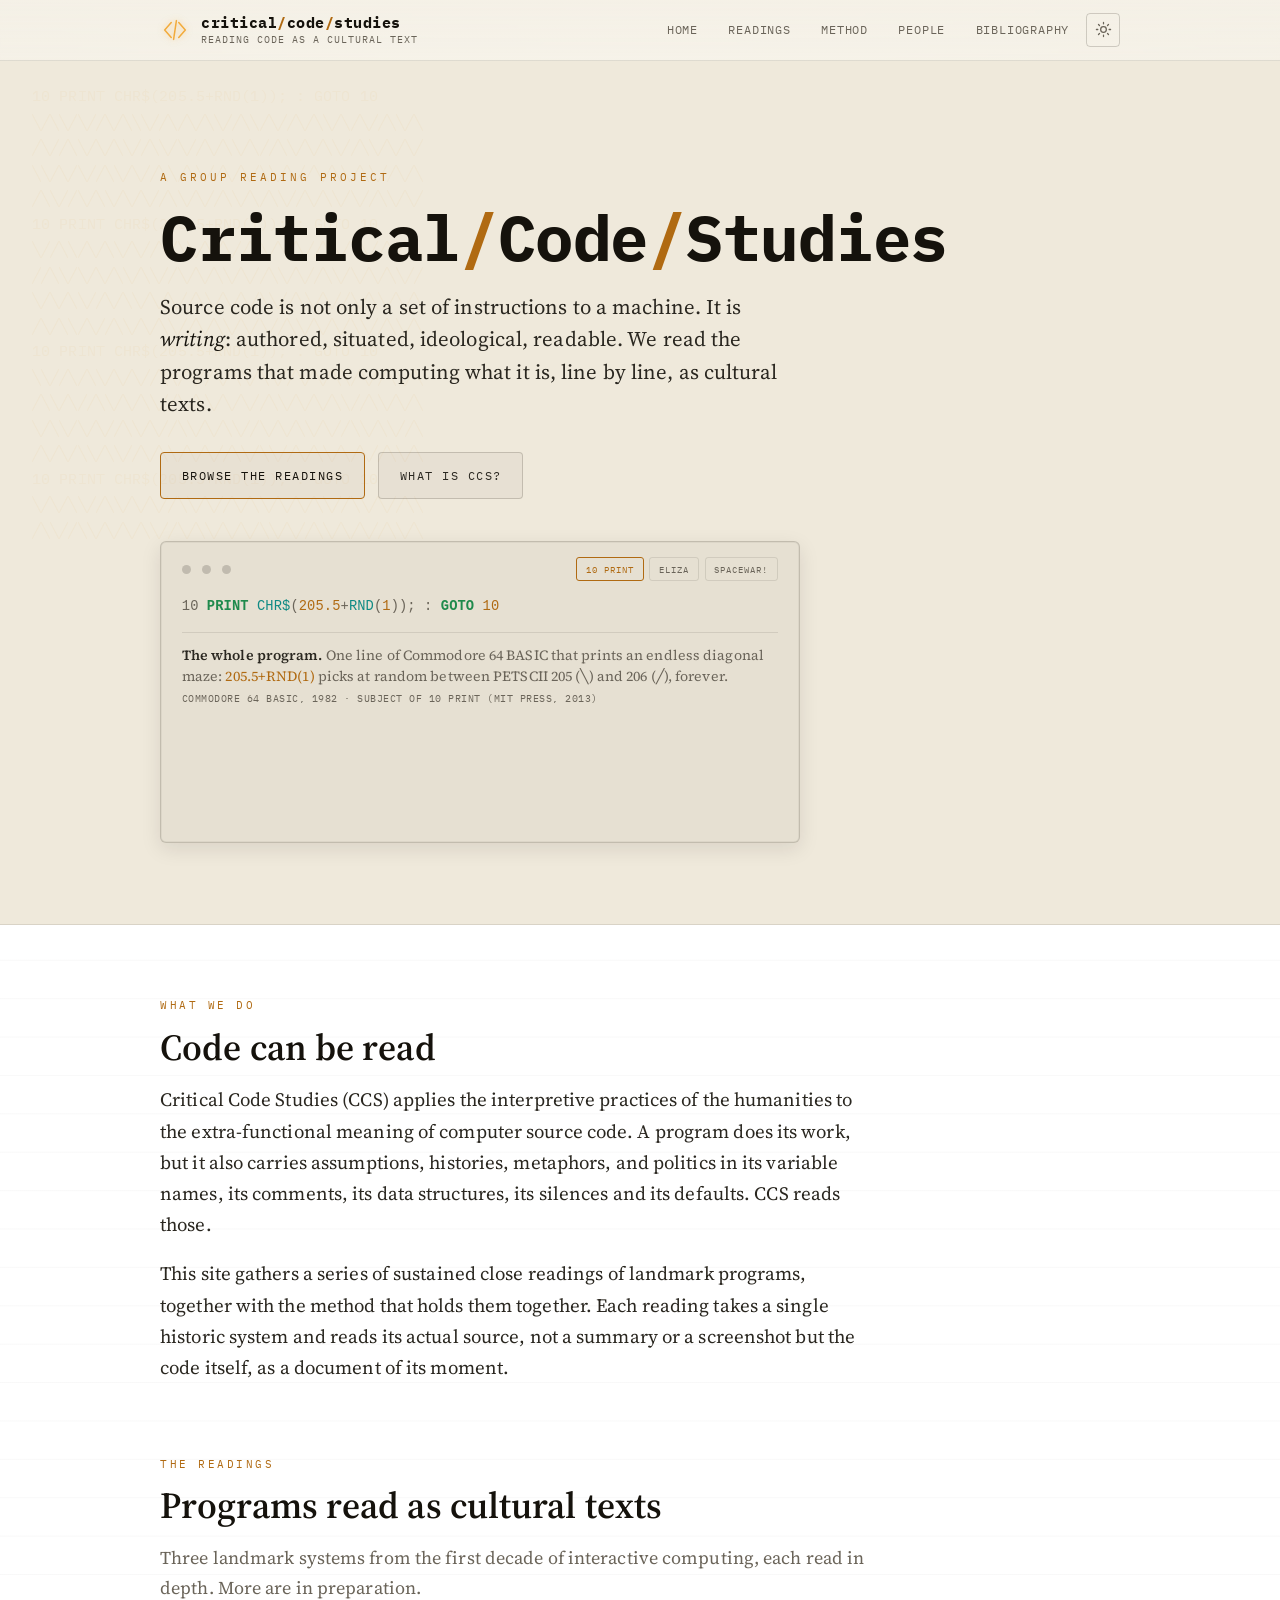
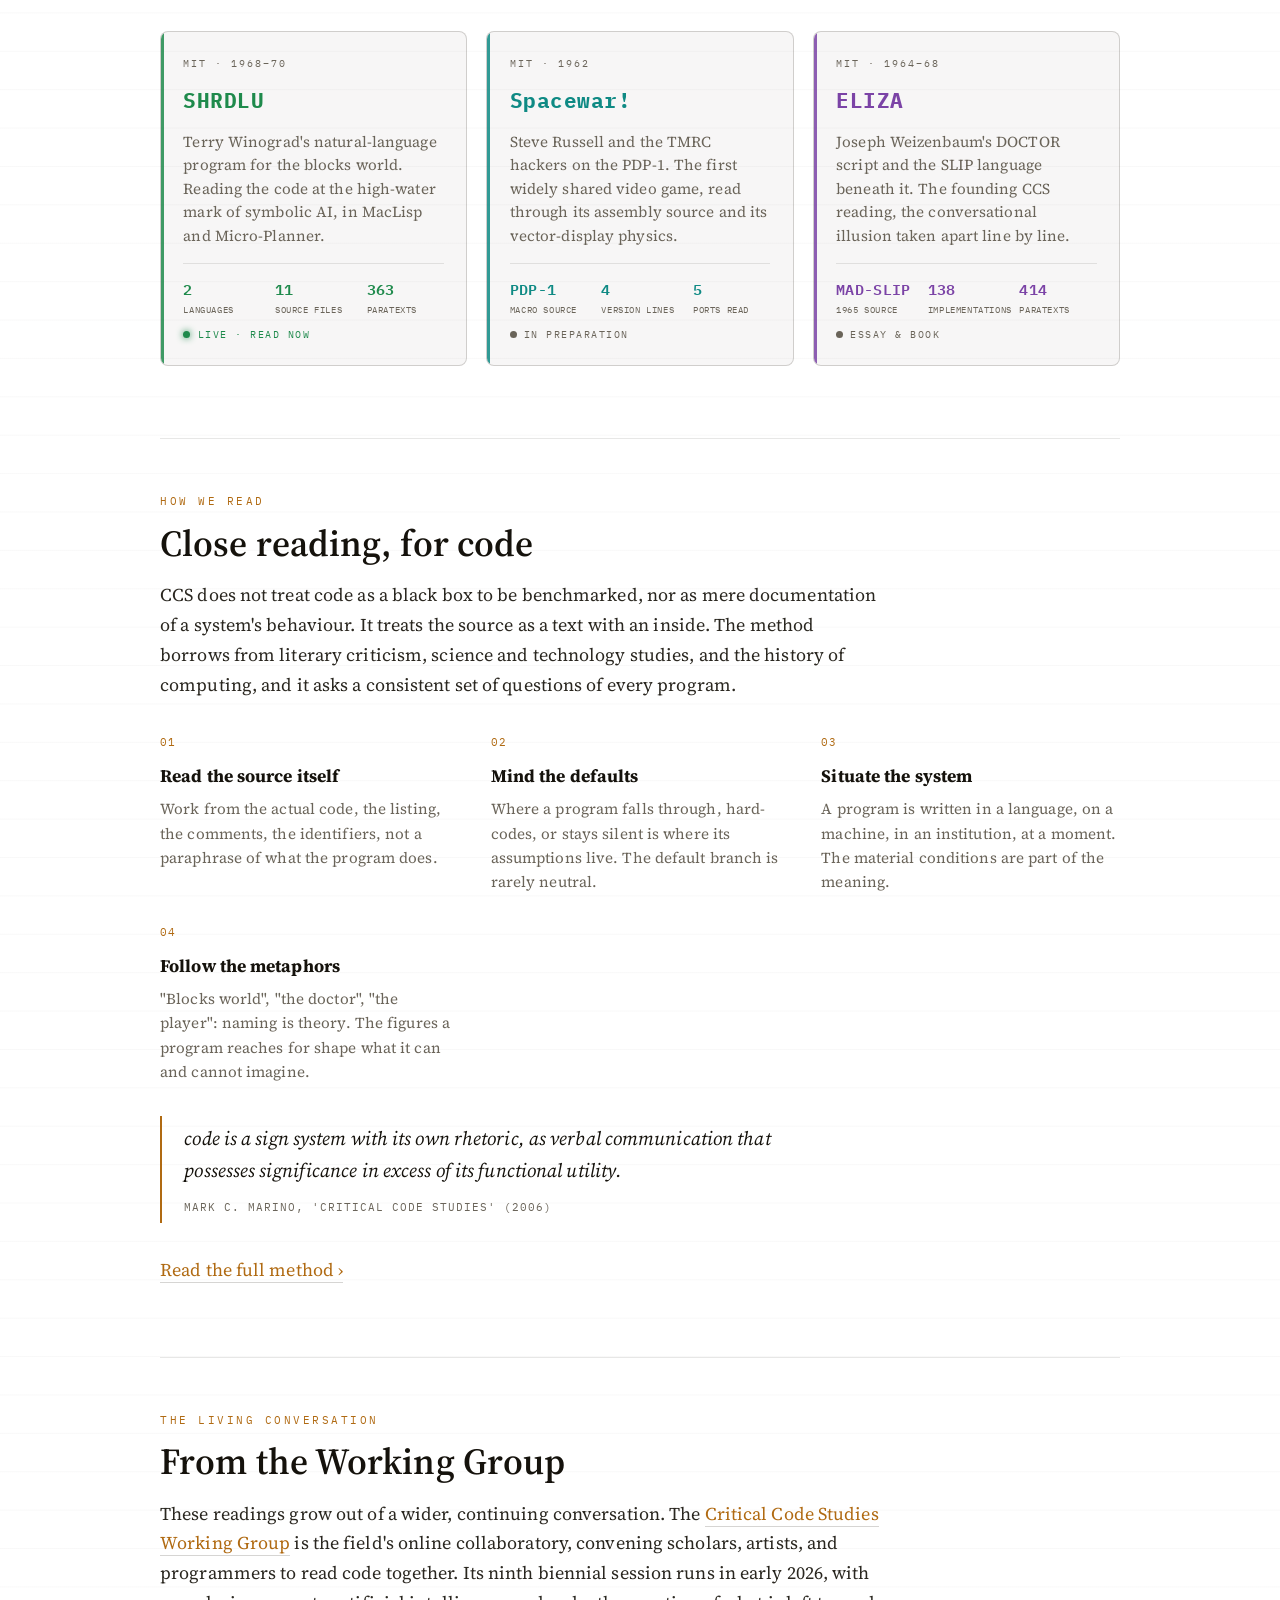
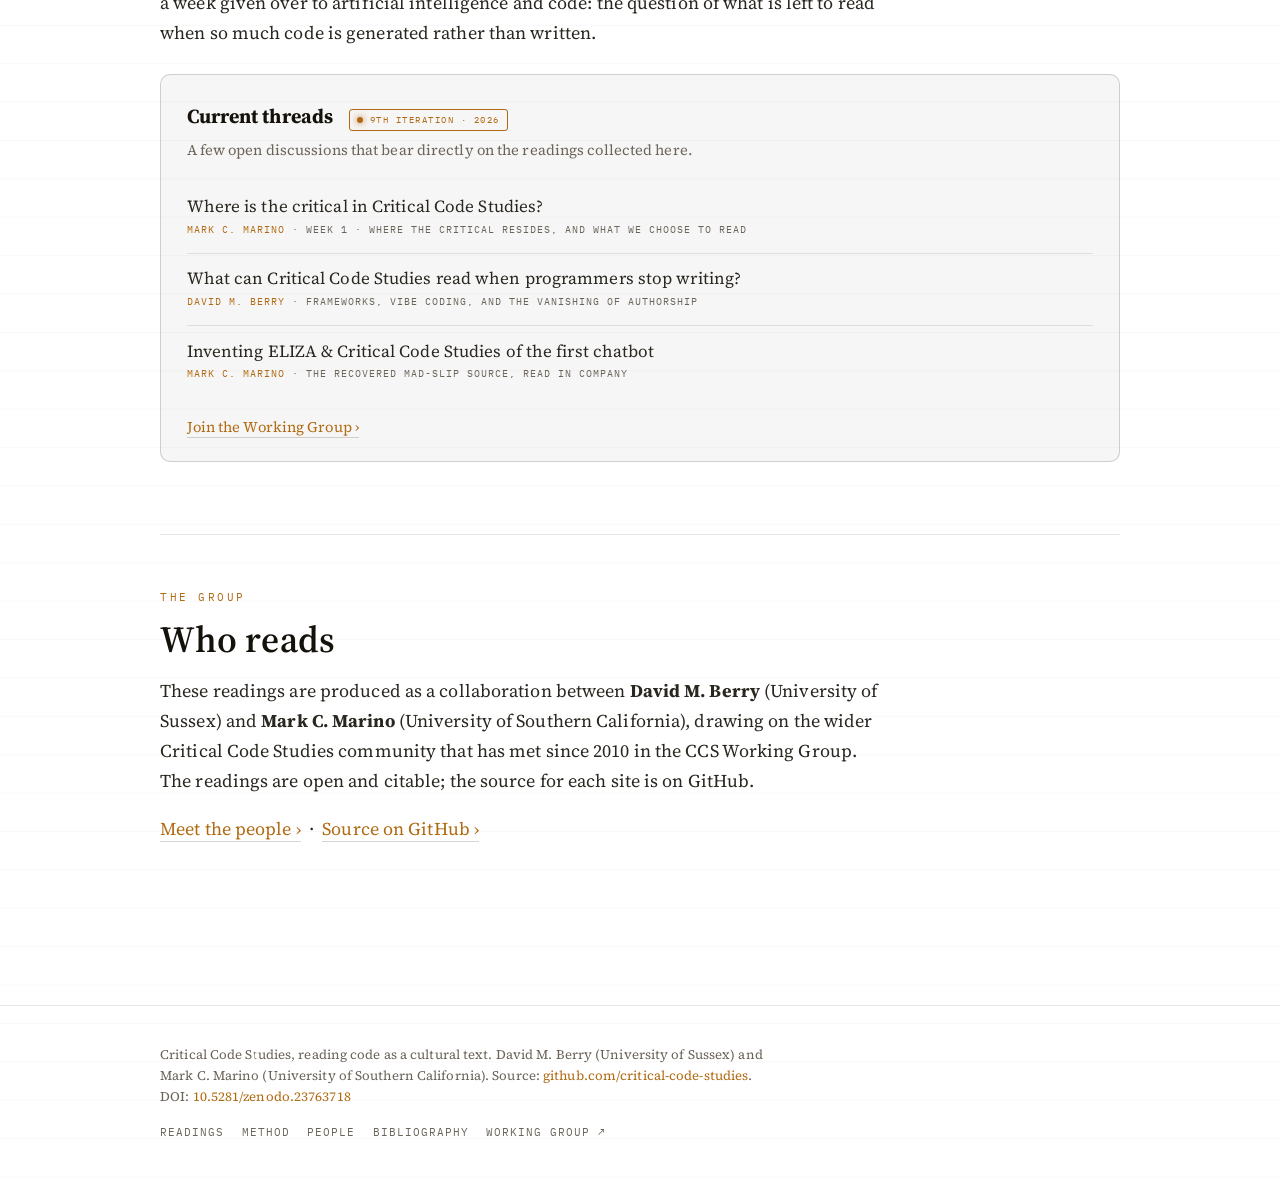
<file: index.html>
<!DOCTYPE html>
<html lang="en">
<head>
  <meta charset="utf-8">
  <meta name="viewport" content="width=device-width, initial-scale=1">
  <title>Critical Code Studies · Reading code as a cultural text</title>
  <meta name="description" content="Critical Code Studies reads software source code as a cultural text. Close readings of the programs that shaped computing (Spacewar! 1962, ELIZA 1966, SHRDLU 1968–70), and the method behind them.">
  <link rel="icon" type="image/svg+xml" href="assets/favicon.svg">
  <meta name="theme-color" content="#f4f0e6" media="(prefers-color-scheme: light)">
  <meta name="theme-color" content="#11131a" media="(prefers-color-scheme: dark)">
  <meta property="og:title" content="Critical Code Studies">
  <meta property="og:description" content="Reading software source code as a cultural text. Close readings of the programs that shaped computing.">
  <meta property="og:type" content="website">
  <meta property="og:url" content="https://critical-code-studies.github.io/">
  <script>(function(){try{var t=localStorage.getItem('ccs-theme');if(t==='light'||t==='dark')document.documentElement.setAttribute('data-theme',t);}catch(e){}})();</script>
  <link rel="preconnect" href="https://fonts.googleapis.com">
  <link rel="preconnect" href="https://fonts.gstatic.com" crossorigin>
  <link rel="stylesheet" href="https://fonts.googleapis.com/css2?family=IBM+Plex+Mono:wght@400;600;700&family=Source+Serif+4:ital,opsz,wght@0,8..60,400;0,8..60,600;1,8..60,400&display=swap">
  <link rel="stylesheet" href="assets/css/site.css?v=6">
  <script src="assets/nav.js?v=6" defer></script>
</head>
<body>

  <header class="site-header">
    <div class="wrap">
      <a class="brand" href="./" aria-label="Critical Code Studies home">
        <svg viewBox="0 0 32 32" aria-hidden="true" class="brand-mark"><g fill="none" stroke="#f2ab3c" stroke-width="1.6" stroke-linejoin="round" stroke-linecap="round"><path d="M12 8 L5 16 L12 24"/><path d="M20 8 L27 16 L20 24"/><path d="M17.5 6 L14.5 26"/></g></svg>
        <span class="brand-block">
          <span class="brand-name">critical<span class="slash">/</span>code<span class="slash">/</span>studies</span>
          <span class="brand-tagline">Reading code as a cultural text</span>
        </span>
      </a>
      <button class="nav-toggle" aria-label="Open menu" aria-expanded="false"><span class="bars" aria-hidden="true">&#9776;</span>&nbsp;Menu</button>
      <nav class="site-nav" id="site-nav">
        <a class="nav-top nav-direct" href="./">Home</a>
        <a class="nav-top nav-direct" href="readings.html">Readings</a>
        <a class="nav-top nav-direct" href="about.html">Method</a>
        <a class="nav-top nav-direct" href="people.html">People</a>
        <a class="nav-top nav-direct" href="bibliography.html">Bibliography</a>
        <button class="theme-toggle" type="button" aria-label="Toggle light and dark theme" title="Toggle light and dark theme">
          <svg class="icon-moon" viewBox="0 0 24 24" fill="none" stroke="currentColor" stroke-width="1.8" stroke-linecap="round" stroke-linejoin="round" aria-hidden="true"><path d="M21 12.79A9 9 0 1 1 11.21 3 7 7 0 0 0 21 12.79z"/></svg>
          <svg class="icon-sun" viewBox="0 0 24 24" fill="none" stroke="currentColor" stroke-width="1.8" stroke-linecap="round" stroke-linejoin="round" aria-hidden="true"><circle cx="12" cy="12" r="4"/><path d="M12 2v2M12 20v2M4.93 4.93l1.41 1.41M17.66 17.66l1.41 1.41M2 12h2M20 12h2M4.93 19.07l1.41-1.41M17.66 6.34l1.41-1.41"/></svg>
        </button>
      </nav>
    </div>
  </header>

  <!-- ===================== HERO ===================== -->
  <section class="hero">
    <div class="hero-code" aria-hidden="true">
      <pre class="hero-code-inner">10 PRINT CHR$(205.5+RND(1)); : GOTO 10
╲╱╲╲╱╲╱╱╲╱╲╲╲╱╱╲╱╲╱╲╲╱╱╲╲╱╲╱╱╲╱╲╲╱╲╱╲╱╱╲╲╱╲
╱╲╱╱╲╲╱╲╱╲╲╱╱╲╲╱╲╱╱╲╱╲╲╱╲╱╱╲╲╱╲╱╲╲╱╱╲╲╱╲╱╲╱
╲╲╱╲╱╲╱╱╲╲╱╲╱╱╲╲╱╲╲╱╱╲╱╲╱╲╲╱╲╱╱╲╱╲╲╱╲╲╱╱╲╱╲
╱╲╲╱╱╲╱╲╲╱╲╱╲╱╱╲╲╱╲╱╱╲╲╱╲╱╲╲╱╱╲╱╲╲╱╲╱╱╲╲╱╲╱
10 PRINT CHR$(205.5+RND(1)); : GOTO 10
╲╱╱╲╲╱╲╱╲╲╱╲╱╱╲╱╲╲╱╲╱╲╱╱╲╲╱╲╱╲╱╱╲╲╱╲╲╱╱╲╱╲╲
╱╱╲╲╱╲╱╲╱╲╲╱╲╲╱╱╲╱╲╱╲╲╱╲╱╱╲╲╱╲╱╱╲╲╱╲╱╲╱╲╲╱╱
╲╱╲╱╲╲╱╱╲╱╲╲╱╲╱╲╱╱╲╲╱╲╱╲╱╲╲╱╱╲╲╱╲╱╱╲╱╲╲╱╲╱╲
╱╲╱╲╲╱╲╱╱╲╲╱╲╱╲╲╱╱╲╱╲╲╱╲╱╲╱╱╲╲╱╲╱╲╱╲╲╱╱╲╲╱╲
10 PRINT CHR$(205.5+RND(1)); : GOTO 10
╲╲╱╱╲╱╲╲╱╲╱╲╱╱╲╲╱╲╱╱╲╱╲╲╱╲╲╱╱╲╱╲╱╲╲╱╲╱╱╲╲╱╲
╱╲╲╱╲╱╱╲╲╱╲╱╲╲╱╱╲╱╲╲╱╲╱╲╱╱╲╲╱╲╱╲╱╲╲╱╱╲╲╱╲╱╲
╲╱╲╲╱╲╱╲╱╱╲╲╱╲╱╱╲╲╱╲╱╲╲╱╱╲╱╲╱╲╲╱╲╱╱╲╲╱╲╲╱╱╲
╱╲╱╲╱╲╲╱╲╲╱╱╲╱╲╲╱╲╱╲╱╱╲╲╱╲╲╱╱╲╱╲╲╱╲╱╲╱╱╲╲╱╲
10 PRINT CHR$(205.5+RND(1)); : GOTO 10
╲╱╲╱╲╲╱╱╲╲╱╲╱╲╱╱╲╲╱╲╱╱╲╱╲╲╱╲╱╲╱╲╲╱╱╲╲╱╲╱╱╲╲
╱╲╲╱╱╲╲╱╲╱╲╱╲╲╱╱╲╱╲╲╱╲╱╲╱╲╲╱╲╱╱╲╲╱╲╱╲╱╱╲╲╱╲
</pre>
    </div>
    <div class="wrap hero-inner">
      <span class="kicker">A group reading project</span>
      <h1>Critical<span class="slash">/</span>Code<span class="slash">/</span>Studies</h1>
      <p class="tagline">Source code is not only a set of instructions to a machine. It is <em>writing</em>: authored, situated, ideological, readable. We read the programs that made computing what it is, line by line, as cultural texts.</p>
      <div class="hero-actions">
        <a class="btn btn-primary" href="readings.html">Browse the readings</a>
        <a class="btn" href="about.html">What is CCS?</a>
      </div>

      <!-- real source from the readings, sliding across codebases -->
      <div class="codedeck" id="codedeck" aria-label="Source code from the readings">
        <div class="cc-bar">
          <i aria-hidden="true" style="width:9px;height:9px;border-radius:50%;background:var(--line);display:inline-block;"></i>
          <i aria-hidden="true" style="width:9px;height:9px;border-radius:50%;background:var(--line);display:inline-block;"></i>
          <i aria-hidden="true" style="width:9px;height:9px;border-radius:50%;background:var(--line);display:inline-block;"></i>
          <div class="cd-tabs" role="tablist" aria-label="Choose a program">
            <button class="cd-tab is-on" type="button" data-i="0" role="tab" aria-selected="true">10 PRINT</button>
            <button class="cd-tab" type="button" data-i="1" role="tab" aria-selected="false">ELIZA</button>
            <button class="cd-tab" type="button" data-i="2" role="tab" aria-selected="false">Spacewar!</button>
          </div>
        </div>
        <div class="codedeck-view">
          <div class="codedeck-track">

            <figure class="codeslide" aria-label="10 PRINT source">
<pre class="src"><span class="tok-ln">10</span> <span class="tok-kw">PRINT</span> <span class="tok-fn">CHR$</span><span class="tok-op">(</span><span class="tok-num">205.5</span><span class="tok-op">+</span><span class="tok-fn">RND</span><span class="tok-op">(</span><span class="tok-num">1</span><span class="tok-op">));</span> <span class="tok-op">:</span> <span class="tok-kw">GOTO</span> <span class="tok-num">10</span></pre>
              <figcaption><strong>The whole program.</strong> One line of Commodore 64 BASIC that prints an endless diagonal maze: <span class="tok-num">205.5+RND(1)</span> picks at random between PETSCII 205 (╲) and 206 (╱), forever.<span class="prov">Commodore 64 BASIC, 1982 · subject of 10 PRINT (MIT Press, 2013)</span></figcaption>
            </figure>

            <figure class="codeslide" aria-label="ELIZA source">
<pre class="src"><span class="tok-com">R* * * * * * * * * * SCRIPT ERROR EXIT</span>
<span class="tok-lbl">NOMATCH(1)</span>  <span class="tok-kw">PRINT COMMENT</span> <span class="tok-str">$PLEASE CONTINUE $</span>
<span class="tok-lbl">NOMATCH(2)</span>  <span class="tok-kw">PRINT COMMENT</span> <span class="tok-str">$HMMM $</span>
<span class="tok-lbl">NOMATCH(3)</span>  <span class="tok-kw">PRINT COMMENT</span> <span class="tok-str">$GO ON , PLEASE $</span>
<span class="tok-lbl">NOMATCH(4)</span>  <span class="tok-kw">PRINT COMMENT</span> <span class="tok-str">$I SEE $</span></pre>
              <figcaption><strong>The content-free fallback.</strong> When no keyword matches, control reaches <span class="tok-lbl">NOMATCH</span> and prints a canned continuer. The illusion of understanding is manufactured here, in the default branch.<span class="prov">ELIZA (MAD-SLIP), c. 1965 · source: ELIZA Archaeology Project</span></figcaption>
            </figure>

            <figure class="codeslide" aria-label="Spacewar! source">
<pre class="src"><span class="tok-kw">define</span>
<span class="tok-fn">dispt</span> A,Y,B
    <span class="tok-kw">repeat</span> <span class="tok-num">6</span>, B=B+B   <span class="tok-com">/ shift brightness into the display field</span>
    <span class="tok-kw">lio</span> Y             <span class="tok-com">/ load the Y coordinate into the IO register</span>
    <span class="tok-kw">dpy</span>-A+B           <span class="tok-com">/ display one point (X already in the accumulator)</span>
    <span class="tok-kw">term</span></pre>
              <figcaption><strong>Display one point.</strong> The <span class="tok-fn">dispt</span> macro loads Y into the IO register, then <span class="tok-kw">dpy</span> lights a single dot. The whole game is points pushed through this, redrawn every pass.<span class="prov">Spacewar! 3.1, 1962 · PDP-1 MACRO assembly</span></figcaption>
            </figure>

          </div>
        </div>
      </div>
    </div>
  </section>

  <main class="wrap content">

    <!-- ===================== WHAT ===================== -->
    <section class="section lede reveal" id="what">
      <span class="kicker">What we do</span>
      <h2>Code can be read</h2>
      <p>Critical Code Studies (CCS) applies the interpretive practices of the humanities to the extra-functional meaning of computer source code. A program does its work, but it also carries assumptions, histories, metaphors, and politics in its variable names, its comments, its data structures, its silences and its defaults. CCS reads those.</p>
      <p>This site gathers a series of sustained close readings of landmark programs, together with the method that holds them together. Each reading takes a single historic system and reads its actual source, not a summary or a screenshot but the code itself, as a document of its moment.</p>
    </section>

    <!-- ===================== READINGS ===================== -->
    <section class="section" id="readings">
      <span class="kicker">The readings</span>
      <h2>Programs read as cultural texts</h2>
      <p class="muted">Three landmark systems from the first decade of interactive computing, each read in depth. More are in preparation.</p>

      <div class="readings">

        <a class="reading live reveal" href="https://critical-code-studies.github.io/SHRDLU/" style="--accent: var(--green);">
          <span class="r-year">MIT · 1968–70</span>
          <span class="r-title">SHRDLU</span>
          <p class="r-desc">Terry Winograd's natural-language program for the blocks world. Reading the code at the high-water mark of symbolic AI, in MacLisp and Micro-Planner.</p>
          <div class="r-stats">
            <div><b>2</b><span>languages</span></div>
            <div><b>11</b><span>source files</span></div>
            <div><b>363</b><span>paratexts</span></div>
          </div>
          <span class="r-status"><span class="dot"></span>Live · read now</span>
        </a>

        <span class="reading reveal" aria-disabled="true" style="--accent: var(--vector);">
          <span class="r-year">MIT · 1962</span>
          <span class="r-title">Spacewar!</span>
          <p class="r-desc">Steve Russell and the TMRC hackers on the PDP-1. The first widely shared video game, read through its assembly source and its vector-display physics.</p>
          <div class="r-stats">
            <div><b>PDP-1</b><span>MACRO source</span></div>
            <div><b>4</b><span>version lines</span></div>
            <div><b>5</b><span>ports read</span></div>
          </div>
          <span class="r-status"><span class="dot"></span>In preparation</span>
        </span>

        <a class="reading reveal" href="https://electronicbookreview.com/essay/reading-eliza-critical-code-studies-in-action/" style="--accent: var(--eliza);">
          <span class="r-year">MIT · 1964–68</span>
          <span class="r-title">ELIZA</span>
          <p class="r-desc">Joseph Weizenbaum's DOCTOR script and the SLIP language beneath it. The founding CCS reading, the conversational illusion taken apart line by line.</p>
          <div class="r-stats">
            <div><b>MAD-SLIP</b><span>1965 source</span></div>
            <div><b>138</b><span>implementations</span></div>
            <div><b>414</b><span>paratexts</span></div>
          </div>
          <span class="r-status"><span class="dot"></span>Essay &amp; book</span>
        </a>

      </div>
    </section>

    <hr class="divider">

    <!-- ===================== METHOD ===================== -->
    <section class="section reveal" id="method">
      <span class="kicker">How we read</span>
      <h2>Close reading, for code</h2>
      <p>CCS does not treat code as a black box to be benchmarked, nor as mere documentation of a system's behaviour. It treats the source as a text with an inside. The method borrows from literary criticism, science and technology studies, and the history of computing, and it asks a consistent set of questions of every program.</p>

      <div class="method">
        <div class="m">
          <span class="n">01</span>
          <h3>Read the source itself</h3>
          <p>Work from the actual code, the listing, the comments, the identifiers, not a paraphrase of what the program does.</p>
        </div>
        <div class="m">
          <span class="n">02</span>
          <h3>Mind the defaults</h3>
          <p>Where a program falls through, hard-codes, or stays silent is where its assumptions live. The default branch is rarely neutral.</p>
        </div>
        <div class="m">
          <span class="n">03</span>
          <h3>Situate the system</h3>
          <p>A program is written in a language, on a machine, in an institution, at a moment. The material conditions are part of the meaning.</p>
        </div>
        <div class="m">
          <span class="n">04</span>
          <h3>Follow the metaphors</h3>
          <p>"Blocks world", "the doctor", "the player": naming is theory. The figures a program reaches for shape what it can and cannot imagine.</p>
        </div>
      </div>

      <blockquote class="pull">
        code is a sign system with its own rhetoric, as verbal communication that possesses significance in excess of its functional utility.
        <cite>Mark C. Marino, 'Critical Code Studies' (2006)</cite>
      </blockquote>

      <p><a href="about.html">Read the full method &rsaquo;</a></p>
    </section>

    <hr class="divider">

    <!-- ===================== WORKING GROUP ===================== -->
    <section class="section reveal" id="working-group">
      <span class="kicker">The living conversation</span>
      <h2>From the Working Group</h2>
      <p>These readings grow out of a wider, continuing conversation. The <a href="https://wg.criticalcodestudies.com/" target="_blank" rel="noopener noreferrer">Critical Code Studies Working Group</a> is the field's online collaboratory, convening scholars, artists, and programmers to read code together. Its ninth biennial session runs in early 2026, with a week given over to artificial intelligence and code: the question of what is left to read when so much code is generated rather than written.</p>

      <div class="wg">
        <div class="wg-head">
          <h3 style="margin:0;">Current threads</h3>
          <span class="live-tag"><span class="dot"></span>9th iteration · 2026</span>
        </div>
        <p class="muted" style="margin:0; font-size:0.92rem;">A few open discussions that bear directly on the readings collected here.</p>
        <ul class="threads">
          <li>
            <a href="https://wg.criticalcodestudies.com/index.php?p=/discussion/195/week-1-where-is-the-critical-in-critical-code-studies" target="_blank" rel="noopener noreferrer">
              <span class="t-title">Where is the critical in Critical Code Studies?</span>
              <span class="t-meta"><span class="who">Mark C. Marino</span> · Week 1 · where the critical resides, and what we choose to read</span>
            </a>
          </li>
          <li>
            <a href="https://wg.criticalcodestudies.com/index.php?p=/discussion/231/what-can-critical-code-studies-read-when-programmers-stop-writing" target="_blank" rel="noopener noreferrer">
              <span class="t-title">What can Critical Code Studies read when programmers stop writing?</span>
              <span class="t-meta"><span class="who">David M. Berry</span> · frameworks, vibe coding, and the vanishing of authorship</span>
            </a>
          </li>
          <li>
            <a href="https://wg.criticalcodestudies.com/index.php?p=/discussion/229/inventing-eliza-critical-code-studies-of-the-first-chatbot" target="_blank" rel="noopener noreferrer">
              <span class="t-title">Inventing ELIZA &amp; Critical Code Studies of the first chatbot</span>
              <span class="t-meta"><span class="who">Mark C. Marino</span> · the recovered MAD-SLIP source, read in company</span>
            </a>
          </li>
        </ul>
        <p style="margin:1.1rem 0 0; font-size:0.92rem;"><a href="https://wg.criticalcodestudies.com/" target="_blank" rel="noopener noreferrer">Join the Working Group &rsaquo;</a></p>
      </div>
    </section>

    <hr class="divider">

    <!-- ===================== ABOUT TEASER ===================== -->
    <section class="section reveal" id="about">
      <span class="kicker">The group</span>
      <h2>Who reads</h2>
      <p>These readings are produced as a collaboration between <strong>David M. Berry</strong> (University of Sussex) and <strong>Mark C. Marino</strong> (University of Southern California), drawing on the wider Critical Code Studies community that has met since 2010 in the CCS Working Group. The readings are open and citable; the source for each site is on GitHub.</p>
      <p><a href="people.html">Meet the people &rsaquo;</a> &nbsp;·&nbsp; <a href="https://github.com/critical-code-studies">Source on GitHub &rsaquo;</a></p>
    </section>

  </main>

  <footer class="site-footer">
    <div class="wrap">
      <p class="micro">Critical Code Studies, reading code as a cultural text. David M. Berry (University of Sussex) and Mark C. Marino (University of Southern California). Source: <a href="https://github.com/critical-code-studies">github.com/critical-code-studies</a>. DOI: <a href="https://doi.org/10.5281/zenodo.23763718">10.5281/zenodo.23763718</a></p>
      <nav class="footer-nav">
        <a href="readings.html">Readings</a>
        <a href="about.html">Method</a>
        <a href="people.html">People</a>
        <a href="bibliography.html">Bibliography</a>
        <a href="https://wg.criticalcodestudies.com/" target="_blank" rel="noopener noreferrer">Working Group &#8599;</a>
      </nav>
    </div>
  </footer>

</body>
</html>
</file>
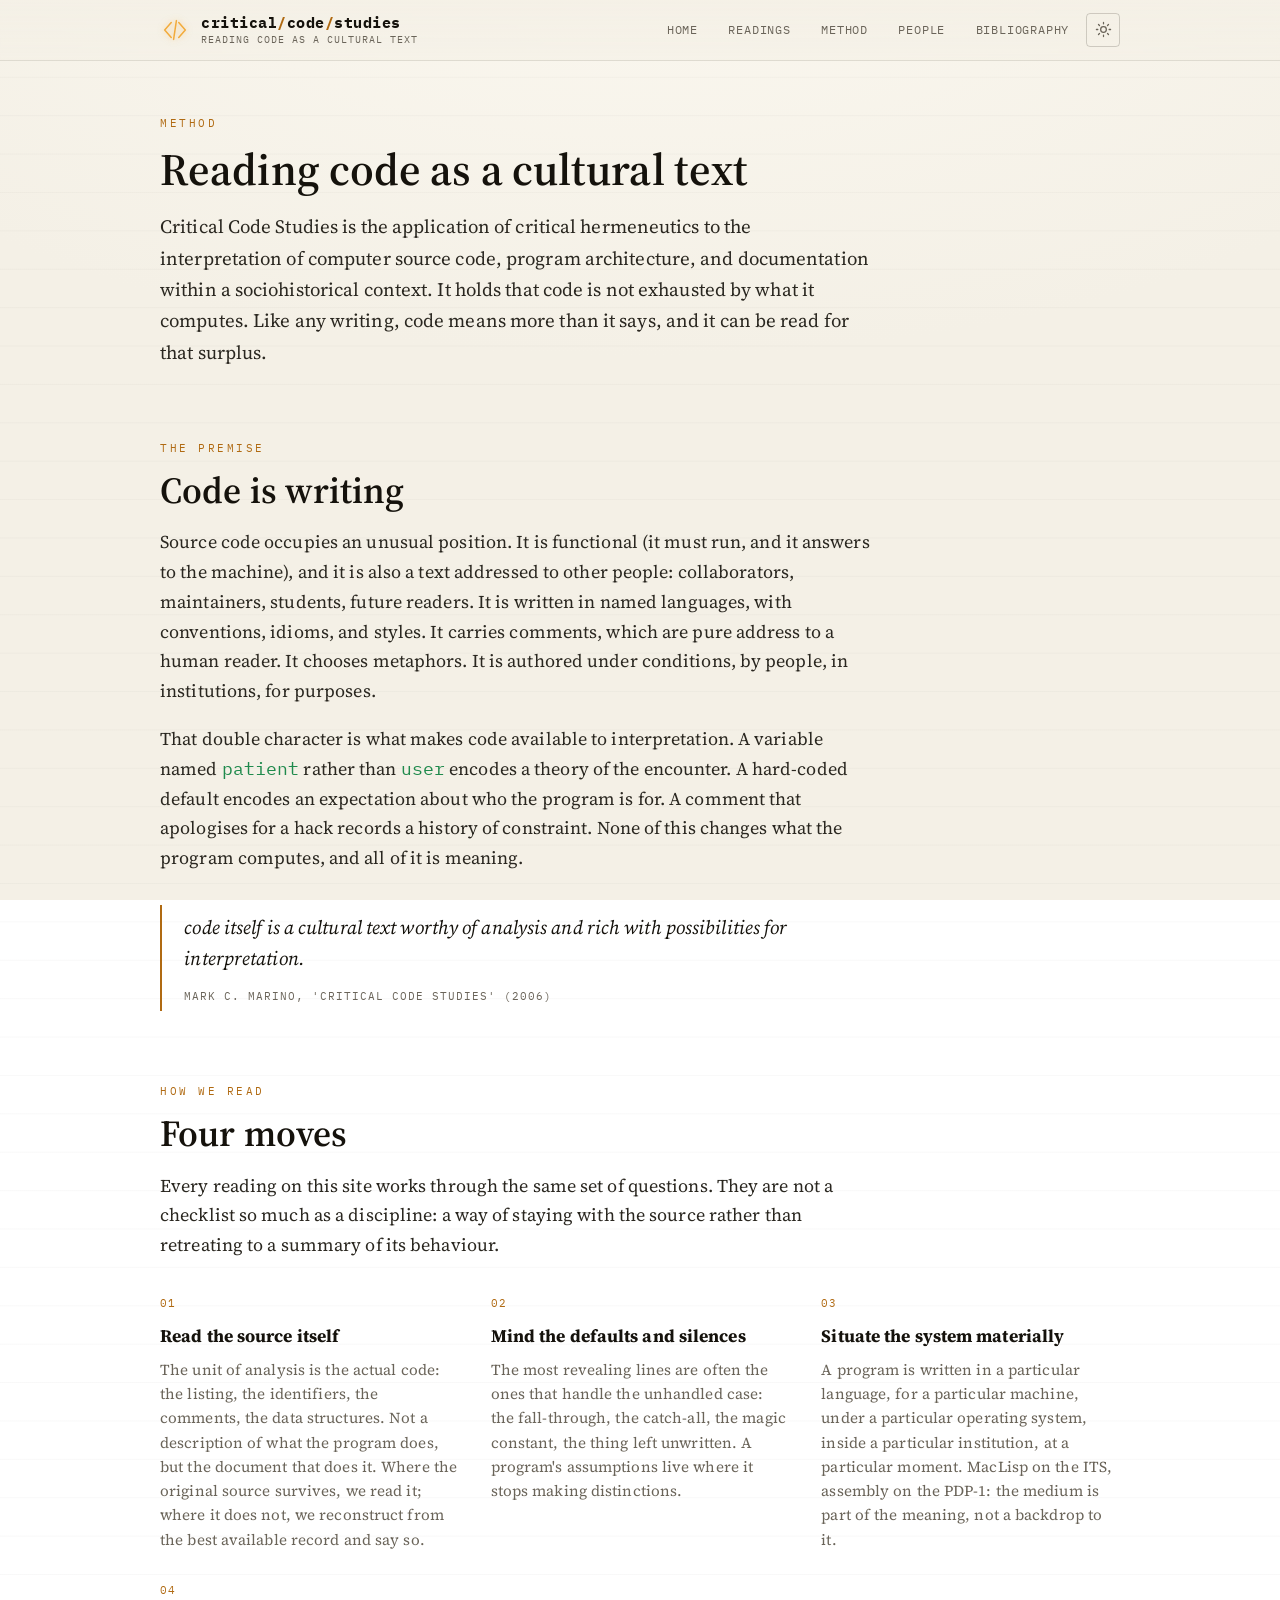
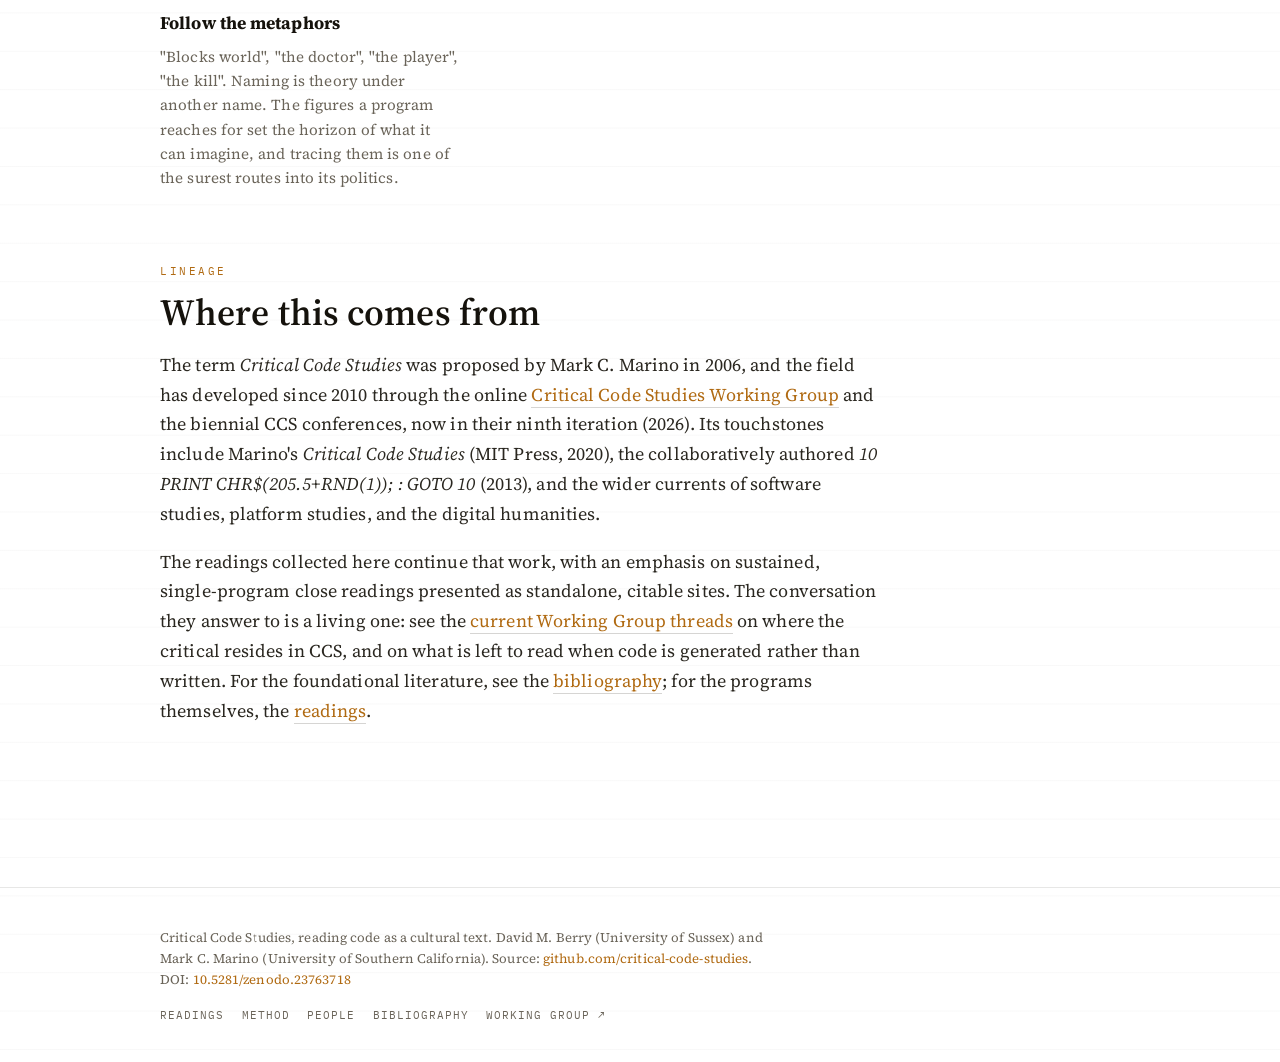
<file: about.html>
<!DOCTYPE html>
<html lang="en">
<head>
  <meta charset="utf-8">
  <meta name="viewport" content="width=device-width, initial-scale=1">
  <title>Method · Critical Code Studies</title>
  <meta name="description" content="The method behind Critical Code Studies: reading source code as a cultural text, with close attention to language, materiality, defaults, and metaphor.">
  <link rel="icon" type="image/svg+xml" href="assets/favicon.svg">
  <meta name="theme-color" content="#f4f0e6" media="(prefers-color-scheme: light)">
  <meta name="theme-color" content="#11131a" media="(prefers-color-scheme: dark)">
  <script>(function(){try{var t=localStorage.getItem('ccs-theme');if(t==='light'||t==='dark')document.documentElement.setAttribute('data-theme',t);}catch(e){}})();</script>
  <link rel="preconnect" href="https://fonts.googleapis.com">
  <link rel="preconnect" href="https://fonts.gstatic.com" crossorigin>
  <link rel="stylesheet" href="https://fonts.googleapis.com/css2?family=IBM+Plex+Mono:wght@400;600;700&family=Source+Serif+4:ital,opsz,wght@0,8..60,400;0,8..60,600;1,8..60,400&display=swap">
  <link rel="stylesheet" href="assets/css/site.css?v=6">
  <script src="assets/nav.js?v=6" defer></script>
</head>
<body>

  <header class="site-header">
    <div class="wrap">
      <a class="brand" href="./" aria-label="Critical Code Studies home">
        <svg viewBox="0 0 32 32" aria-hidden="true" class="brand-mark"><g fill="none" stroke="#f2ab3c" stroke-width="1.6" stroke-linejoin="round" stroke-linecap="round"><path d="M12 8 L5 16 L12 24"/><path d="M20 8 L27 16 L20 24"/><path d="M17.5 6 L14.5 26"/></g></svg>
        <span class="brand-block">
          <span class="brand-name">critical<span class="slash">/</span>code<span class="slash">/</span>studies</span>
          <span class="brand-tagline">Reading code as a cultural text</span>
        </span>
      </a>
      <button class="nav-toggle" aria-label="Open menu" aria-expanded="false"><span class="bars" aria-hidden="true">&#9776;</span>&nbsp;Menu</button>
      <nav class="site-nav" id="site-nav">
        <a class="nav-top nav-direct" href="./">Home</a>
        <a class="nav-top nav-direct" href="readings.html">Readings</a>
        <a class="nav-top nav-direct" href="about.html">Method</a>
        <a class="nav-top nav-direct" href="people.html">People</a>
        <a class="nav-top nav-direct" href="bibliography.html">Bibliography</a>
        <button class="theme-toggle" type="button" aria-label="Toggle light and dark theme" title="Toggle light and dark theme">
          <svg class="icon-moon" viewBox="0 0 24 24" fill="none" stroke="currentColor" stroke-width="1.8" stroke-linecap="round" stroke-linejoin="round" aria-hidden="true"><path d="M21 12.79A9 9 0 1 1 11.21 3 7 7 0 0 0 21 12.79z"/></svg>
          <svg class="icon-sun" viewBox="0 0 24 24" fill="none" stroke="currentColor" stroke-width="1.8" stroke-linecap="round" stroke-linejoin="round" aria-hidden="true"><circle cx="12" cy="12" r="4"/><path d="M12 2v2M12 20v2M4.93 4.93l1.41 1.41M17.66 17.66l1.41 1.41M2 12h2M20 12h2M4.93 19.07l1.41-1.41M17.66 6.34l1.41-1.41"/></svg>
        </button>
      </nav>
    </div>
  </header>

  <main class="wrap content" style="padding-top: 3.4rem;">

    <section class="section lede">
      <span class="kicker">Method</span>
      <h2 style="font-size: clamp(1.9rem, 5.2vw, 2.8rem);">Reading code as a cultural text</h2>
      <p>Critical Code Studies is the application of critical hermeneutics to the interpretation of computer source code, program architecture, and documentation within a sociohistorical context. It holds that code is not exhausted by what it computes. Like any writing, code means more than it says, and it can be read for that surplus.</p>
    </section>

    <section class="section">
      <span class="kicker">The premise</span>
      <h2>Code is writing</h2>
      <p>Source code occupies an unusual position. It is functional (it must run, and it answers to the machine), and it is also a text addressed to other people: collaborators, maintainers, students, future readers. It is written in named languages, with conventions, idioms, and styles. It carries comments, which are pure address to a human reader. It chooses metaphors. It is authored under conditions, by people, in institutions, for purposes.</p>
      <p>That double character is what makes code available to interpretation. A variable named <code style="font-family:var(--mono);color:var(--green)">patient</code> rather than <code style="font-family:var(--mono);color:var(--green)">user</code> encodes a theory of the encounter. A hard-coded default encodes an expectation about who the program is for. A comment that apologises for a hack records a history of constraint. None of this changes what the program computes, and all of it is meaning.</p>

      <blockquote class="pull">
        code itself is a cultural text worthy of analysis and rich with possibilities for interpretation.
        <cite>Mark C. Marino, 'Critical Code Studies' (2006)</cite>
      </blockquote>
    </section>

    <section class="section">
      <span class="kicker">How we read</span>
      <h2>Four moves</h2>
      <p>Every reading on this site works through the same set of questions. They are not a checklist so much as a discipline: a way of staying with the source rather than retreating to a summary of its behaviour.</p>

      <div class="method">
        <div class="m">
          <span class="n">01</span>
          <h3>Read the source itself</h3>
          <p>The unit of analysis is the actual code: the listing, the identifiers, the comments, the data structures. Not a description of what the program does, but the document that does it. Where the original source survives, we read it; where it does not, we reconstruct from the best available record and say so.</p>
        </div>
        <div class="m">
          <span class="n">02</span>
          <h3>Mind the defaults and silences</h3>
          <p>The most revealing lines are often the ones that handle the unhandled case: the fall-through, the catch-all, the magic constant, the thing left unwritten. A program's assumptions live where it stops making distinctions.</p>
        </div>
        <div class="m">
          <span class="n">03</span>
          <h3>Situate the system materially</h3>
          <p>A program is written in a particular language, for a particular machine, under a particular operating system, inside a particular institution, at a particular moment. MacLisp on the ITS, assembly on the PDP-1: the medium is part of the meaning, not a backdrop to it.</p>
        </div>
        <div class="m">
          <span class="n">04</span>
          <h3>Follow the metaphors</h3>
          <p>"Blocks world", "the doctor", "the player", "the kill". Naming is theory under another name. The figures a program reaches for set the horizon of what it can imagine, and tracing them is one of the surest routes into its politics.</p>
        </div>
      </div>
    </section>

    <section class="section">
      <span class="kicker">Lineage</span>
      <h2>Where this comes from</h2>
      <p>The term <em>Critical Code Studies</em> was proposed by Mark C. Marino in 2006, and the field has developed since 2010 through the online <a href="https://wg.criticalcodestudies.com/" target="_blank" rel="noopener noreferrer">Critical Code Studies Working Group</a> and the biennial CCS conferences, now in their ninth iteration (2026). Its touchstones include Marino's <em>Critical Code Studies</em> (MIT Press, 2020), the collaboratively authored <em>10 PRINT CHR$(205.5+RND(1)); : GOTO 10</em> (2013), and the wider currents of software studies, platform studies, and the digital humanities.</p>
      <p>The readings collected here continue that work, with an emphasis on sustained, single-program close readings presented as standalone, citable sites. The conversation they answer to is a living one: see the <a href="index.html#working-group">current Working Group threads</a> on where the critical resides in CCS, and on what is left to read when code is generated rather than written. For the foundational literature, see the <a href="bibliography.html">bibliography</a>; for the programs themselves, the <a href="readings.html">readings</a>.</p>
    </section>

  </main>

  <footer class="site-footer">
    <div class="wrap">
      <p class="micro">Critical Code Studies, reading code as a cultural text. David M. Berry (University of Sussex) and Mark C. Marino (University of Southern California). Source: <a href="https://github.com/critical-code-studies">github.com/critical-code-studies</a>. DOI: <a href="https://doi.org/10.5281/zenodo.23763718">10.5281/zenodo.23763718</a></p>
      <nav class="footer-nav">
        <a href="readings.html">Readings</a>
        <a href="about.html">Method</a>
        <a href="people.html">People</a>
        <a href="bibliography.html">Bibliography</a>
        <a href="https://wg.criticalcodestudies.com/" target="_blank" rel="noopener noreferrer">Working Group &#8599;</a>
      </nav>
    </div>
  </footer>

</body>
</html>
</file>
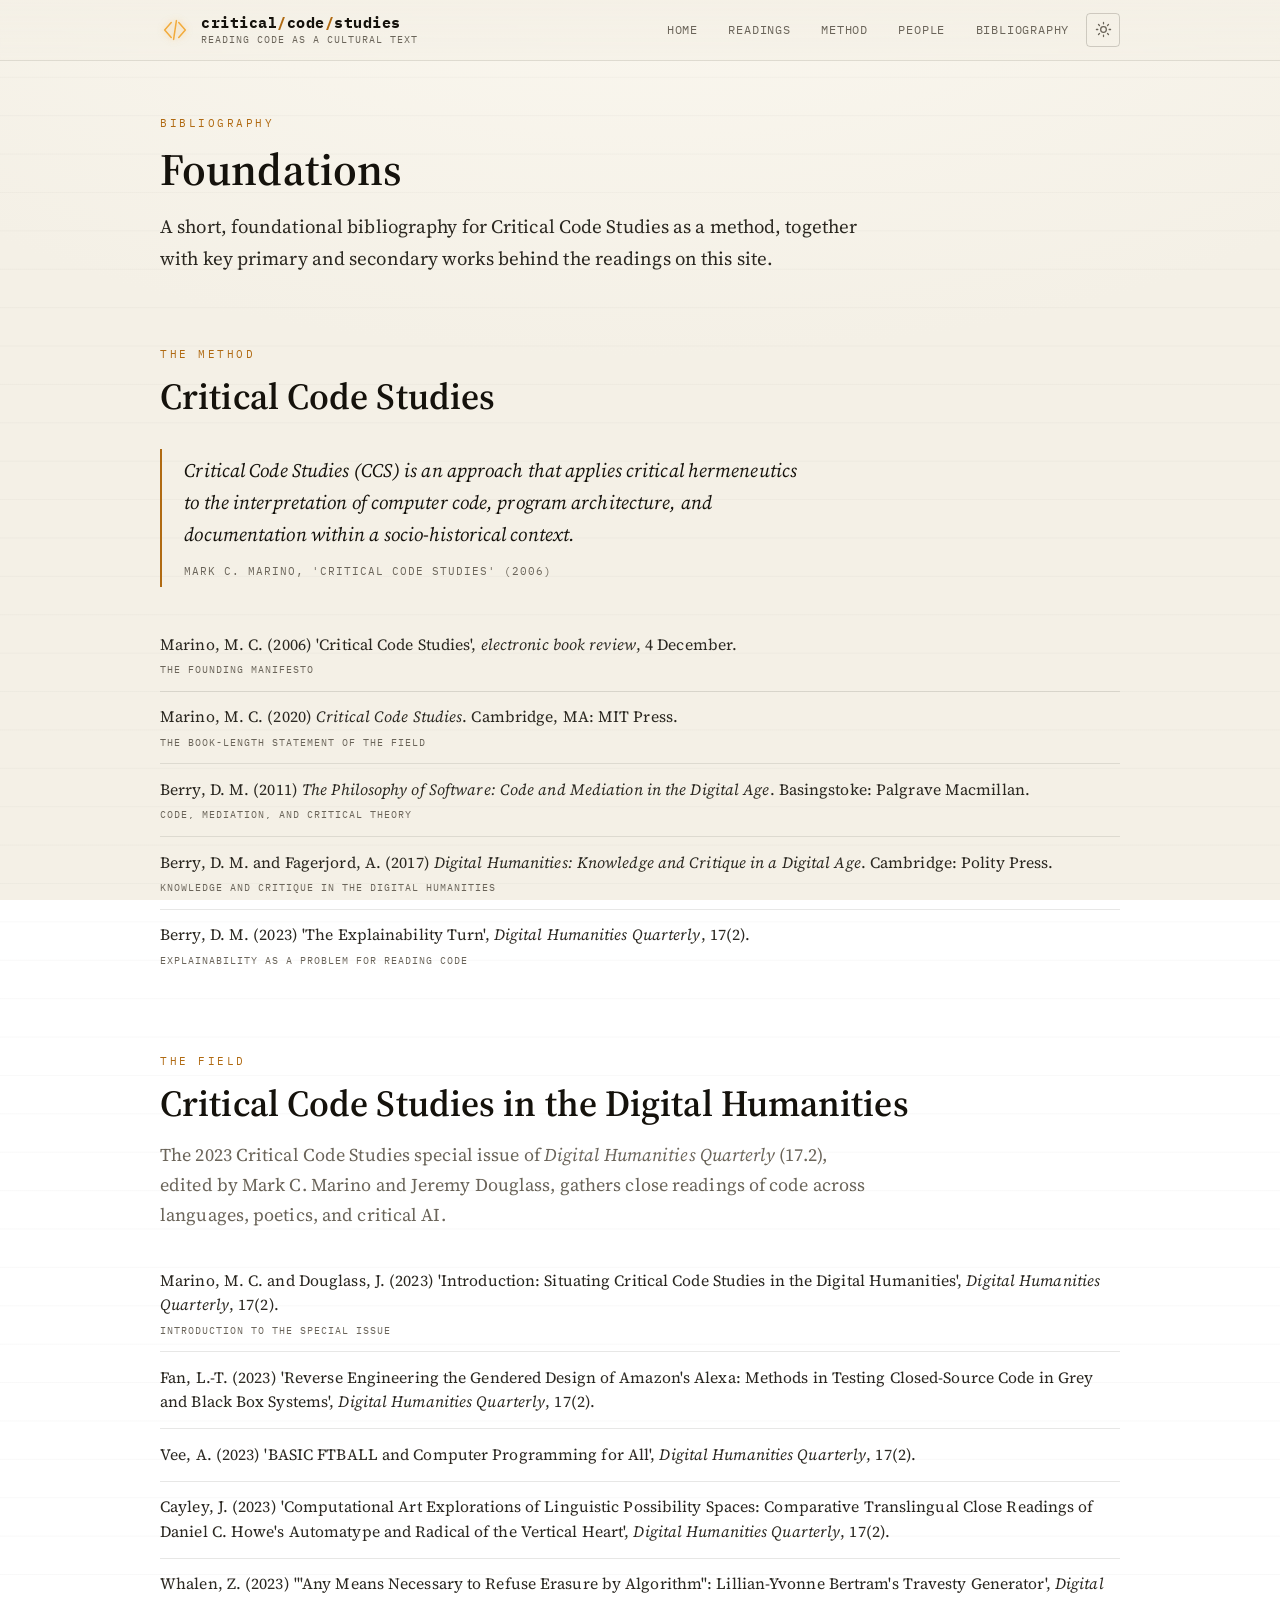
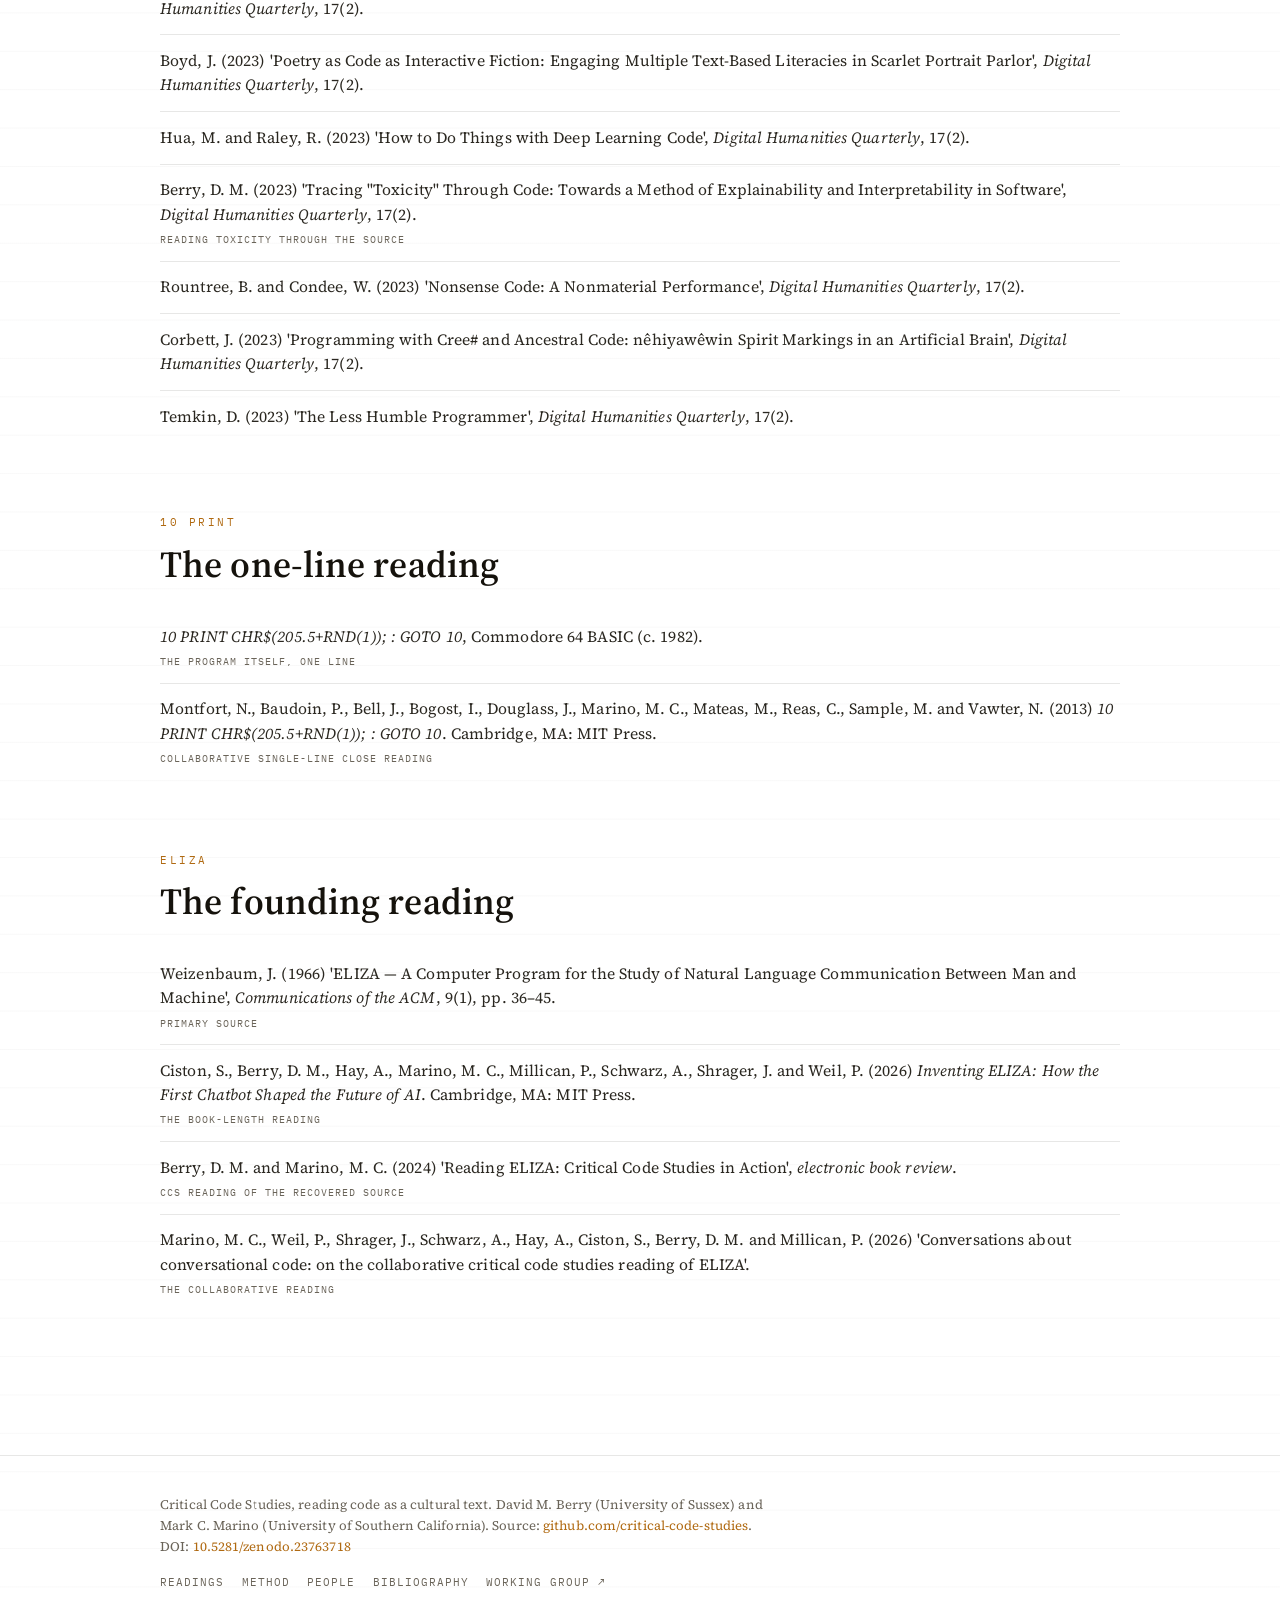
<file: bibliography.html>
<!DOCTYPE html>
<html lang="en">
<head>
  <meta charset="utf-8">
  <meta name="viewport" content="width=device-width, initial-scale=1">
  <title>Bibliography · Critical Code Studies</title>
  <meta name="description" content="A foundational bibliography for Critical Code Studies: the method, and the primary and secondary literature behind the readings.">
  <link rel="icon" type="image/svg+xml" href="assets/favicon.svg">
  <meta name="theme-color" content="#f4f0e6" media="(prefers-color-scheme: light)">
  <meta name="theme-color" content="#11131a" media="(prefers-color-scheme: dark)">
  <script>(function(){try{var t=localStorage.getItem('ccs-theme');if(t==='light'||t==='dark')document.documentElement.setAttribute('data-theme',t);}catch(e){}})();</script>
  <link rel="preconnect" href="https://fonts.googleapis.com">
  <link rel="preconnect" href="https://fonts.gstatic.com" crossorigin>
  <link rel="stylesheet" href="https://fonts.googleapis.com/css2?family=IBM+Plex+Mono:wght@400;600;700&family=Source+Serif+4:ital,opsz,wght@0,8..60,400;0,8..60,600;1,8..60,400&display=swap">
  <link rel="stylesheet" href="assets/css/site.css?v=6">
  <script src="assets/nav.js?v=6" defer></script>
</head>
<body>

  <header class="site-header">
    <div class="wrap">
      <a class="brand" href="./" aria-label="Critical Code Studies home">
        <svg viewBox="0 0 32 32" aria-hidden="true" class="brand-mark"><g fill="none" stroke="#f2ab3c" stroke-width="1.6" stroke-linejoin="round" stroke-linecap="round"><path d="M12 8 L5 16 L12 24"/><path d="M20 8 L27 16 L20 24"/><path d="M17.5 6 L14.5 26"/></g></svg>
        <span class="brand-block">
          <span class="brand-name">critical<span class="slash">/</span>code<span class="slash">/</span>studies</span>
          <span class="brand-tagline">Reading code as a cultural text</span>
        </span>
      </a>
      <button class="nav-toggle" aria-label="Open menu" aria-expanded="false"><span class="bars" aria-hidden="true">&#9776;</span>&nbsp;Menu</button>
      <nav class="site-nav" id="site-nav">
        <a class="nav-top nav-direct" href="./">Home</a>
        <a class="nav-top nav-direct" href="readings.html">Readings</a>
        <a class="nav-top nav-direct" href="about.html">Method</a>
        <a class="nav-top nav-direct" href="people.html">People</a>
        <a class="nav-top nav-direct" href="bibliography.html">Bibliography</a>
        <button class="theme-toggle" type="button" aria-label="Toggle light and dark theme" title="Toggle light and dark theme">
          <svg class="icon-moon" viewBox="0 0 24 24" fill="none" stroke="currentColor" stroke-width="1.8" stroke-linecap="round" stroke-linejoin="round" aria-hidden="true"><path d="M21 12.79A9 9 0 1 1 11.21 3 7 7 0 0 0 21 12.79z"/></svg>
          <svg class="icon-sun" viewBox="0 0 24 24" fill="none" stroke="currentColor" stroke-width="1.8" stroke-linecap="round" stroke-linejoin="round" aria-hidden="true"><circle cx="12" cy="12" r="4"/><path d="M12 2v2M12 20v2M4.93 4.93l1.41 1.41M17.66 17.66l1.41 1.41M2 12h2M20 12h2M4.93 19.07l1.41-1.41M17.66 6.34l1.41-1.41"/></svg>
        </button>
      </nav>
    </div>
  </header>

  <main class="wrap content" style="padding-top: 3.4rem;">

    <section class="section lede">
      <span class="kicker">Bibliography</span>
      <h2 style="font-size: clamp(1.9rem, 5.2vw, 2.8rem);">Foundations</h2>
      <p>A short, foundational bibliography for Critical Code Studies as a method, together with key primary and secondary works behind the readings on this site.</p>
    </section>

    <section class="section">
      <span class="kicker">The method</span>
      <h2>Critical Code Studies</h2>
      <blockquote class="pull">
        Critical Code Studies (CCS) is an approach that applies critical hermeneutics to the interpretation of computer code, program architecture, and documentation within a socio-historical context.
        <cite>Mark C. Marino, 'Critical Code Studies' (2006)</cite>
      </blockquote>
      <ul class="bib">
        <li>Marino, M. C. (2006) 'Critical Code Studies', <em>electronic book review</em>, 4 December.
          <span class="b-meta">The founding manifesto</span></li>
        <li>Marino, M. C. (2020) <em>Critical Code Studies</em>. Cambridge, MA: MIT Press.
          <span class="b-meta">The book-length statement of the field</span></li>
        <li>Berry, D. M. (2011) <em>The Philosophy of Software: Code and Mediation in the Digital Age</em>. Basingstoke: Palgrave Macmillan.
          <span class="b-meta">Code, mediation, and critical theory</span></li>
        <li>Berry, D. M. and Fagerjord, A. (2017) <em>Digital Humanities: Knowledge and Critique in a Digital Age</em>. Cambridge: Polity Press.
          <span class="b-meta">Knowledge and critique in the digital humanities</span></li>
        <li>Berry, D. M. (2023) 'The Explainability Turn', <em>Digital Humanities Quarterly</em>, 17(2).
          <span class="b-meta">Explainability as a problem for reading code</span></li>
      </ul>
    </section>

    <section class="section">
      <span class="kicker">The field</span>
      <h2>Critical Code Studies in the Digital Humanities</h2>
      <p class="muted">The 2023 Critical Code Studies special issue of <em>Digital Humanities Quarterly</em> (17.2), edited by Mark C. Marino and Jeremy Douglass, gathers close readings of code across languages, poetics, and critical AI.</p>
      <ul class="bib">
        <li>Marino, M. C. and Douglass, J. (2023) 'Introduction: Situating Critical Code Studies in the Digital Humanities', <em>Digital Humanities Quarterly</em>, 17(2).
          <span class="b-meta">Introduction to the special issue</span></li>
        <li>Fan, L.-T. (2023) 'Reverse Engineering the Gendered Design of Amazon's Alexa: Methods in Testing Closed-Source Code in Grey and Black Box Systems', <em>Digital Humanities Quarterly</em>, 17(2).</li>
        <li>Vee, A. (2023) 'BASIC FTBALL and Computer Programming for All', <em>Digital Humanities Quarterly</em>, 17(2).</li>
        <li>Cayley, J. (2023) 'Computational Art Explorations of Linguistic Possibility Spaces: Comparative Translingual Close Readings of Daniel C. Howe's Automatype and Radical of the Vertical Heart', <em>Digital Humanities Quarterly</em>, 17(2).</li>
        <li>Whalen, Z. (2023) '"Any Means Necessary to Refuse Erasure by Algorithm": Lillian-Yvonne Bertram's Travesty Generator', <em>Digital Humanities Quarterly</em>, 17(2).</li>
        <li>Boyd, J. (2023) 'Poetry as Code as Interactive Fiction: Engaging Multiple Text-Based Literacies in Scarlet Portrait Parlor', <em>Digital Humanities Quarterly</em>, 17(2).</li>
        <li>Hua, M. and Raley, R. (2023) 'How to Do Things with Deep Learning Code', <em>Digital Humanities Quarterly</em>, 17(2).</li>
        <li>Berry, D. M. (2023) 'Tracing "Toxicity" Through Code: Towards a Method of Explainability and Interpretability in Software', <em>Digital Humanities Quarterly</em>, 17(2).
          <span class="b-meta">Reading toxicity through the source</span></li>
        <li>Rountree, B. and Condee, W. (2023) 'Nonsense Code: A Nonmaterial Performance', <em>Digital Humanities Quarterly</em>, 17(2).</li>
        <li>Corbett, J. (2023) 'Programming with Cree# and Ancestral Code: nêhiyawêwin Spirit Markings in an Artificial Brain', <em>Digital Humanities Quarterly</em>, 17(2).</li>
        <li>Temkin, D. (2023) 'The Less Humble Programmer', <em>Digital Humanities Quarterly</em>, 17(2).</li>
      </ul>
    </section>

    <section class="section">
      <span class="kicker">10 PRINT</span>
      <h2>The one-line reading</h2>
      <ul class="bib">
        <li><em>10 PRINT CHR$(205.5+RND(1)); : GOTO 10</em>, Commodore 64 BASIC (c. 1982).
          <span class="b-meta">The program itself, one line</span></li>
        <li>Montfort, N., Baudoin, P., Bell, J., Bogost, I., Douglass, J., Marino, M. C., Mateas, M., Reas, C., Sample, M. and Vawter, N. (2013) <em>10 PRINT CHR$(205.5+RND(1)); : GOTO 10</em>. Cambridge, MA: MIT Press.
          <span class="b-meta">Collaborative single-line close reading</span></li>
      </ul>
    </section>

    <section class="section">
      <span class="kicker">ELIZA</span>
      <h2>The founding reading</h2>
      <ul class="bib">
        <li>Weizenbaum, J. (1966) 'ELIZA — A Computer Program for the Study of Natural Language Communication Between Man and Machine', <em>Communications of the ACM</em>, 9(1), pp. 36–45.
          <span class="b-meta">Primary source</span></li>
        <li>Ciston, S., Berry, D. M., Hay, A., Marino, M. C., Millican, P., Schwarz, A., Shrager, J. and Weil, P. (2026) <em>Inventing ELIZA: How the First Chatbot Shaped the Future of AI</em>. Cambridge, MA: MIT Press.
          <span class="b-meta">The book-length reading</span></li>
        <li>Berry, D. M. and Marino, M. C. (2024) 'Reading ELIZA: Critical Code Studies in Action', <em>electronic book review</em>.
          <span class="b-meta">CCS reading of the recovered source</span></li>
        <li>Marino, M. C., Weil, P., Shrager, J., Schwarz, A., Hay, A., Ciston, S., Berry, D. M. and Millican, P. (2026) 'Conversations about conversational code: on the collaborative critical code studies reading of ELIZA'.
          <span class="b-meta">The collaborative reading</span></li>
      </ul>
    </section>

  </main>

  <footer class="site-footer">
    <div class="wrap">
      <p class="micro">Critical Code Studies, reading code as a cultural text. David M. Berry (University of Sussex) and Mark C. Marino (University of Southern California). Source: <a href="https://github.com/critical-code-studies">github.com/critical-code-studies</a>. DOI: <a href="https://doi.org/10.5281/zenodo.23763718">10.5281/zenodo.23763718</a></p>
      <nav class="footer-nav">
        <a href="readings.html">Readings</a>
        <a href="about.html">Method</a>
        <a href="people.html">People</a>
        <a href="bibliography.html">Bibliography</a>
        <a href="https://wg.criticalcodestudies.com/" target="_blank" rel="noopener noreferrer">Working Group &#8599;</a>
      </nav>
    </div>
  </footer>

</body>
</html>
</file>
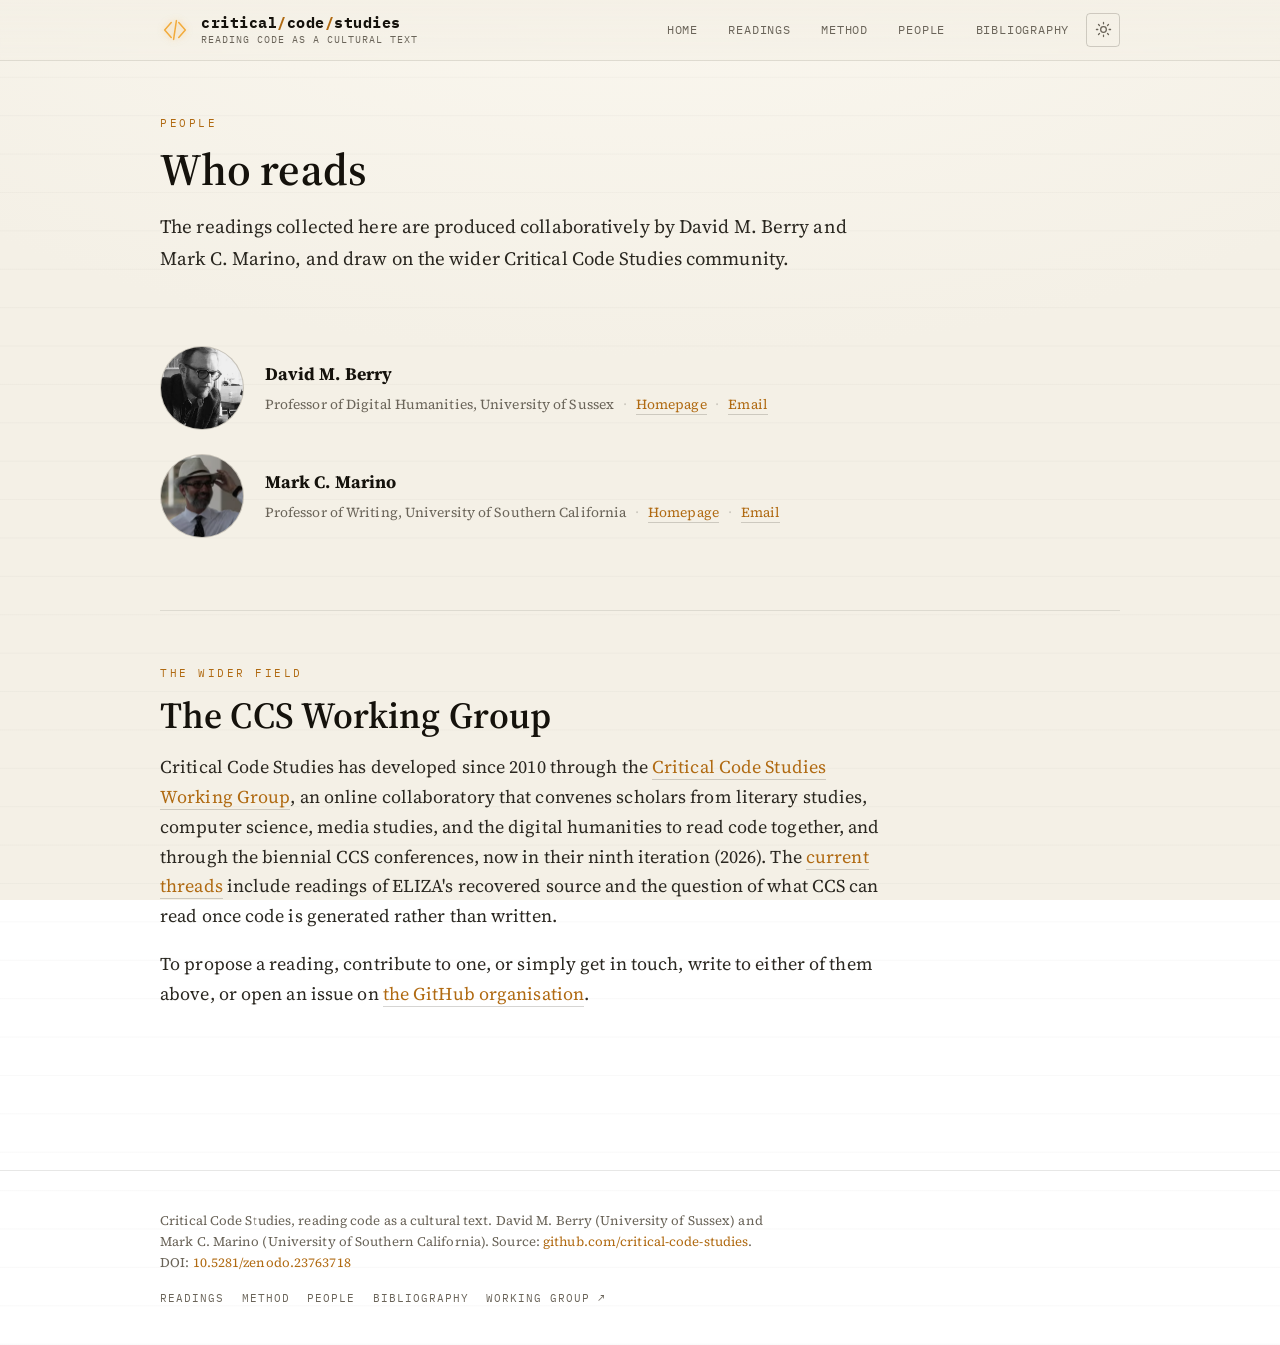
<file: people.html>
<!DOCTYPE html>
<html lang="en">
<head>
  <meta charset="utf-8">
  <meta name="viewport" content="width=device-width, initial-scale=1">
  <title>People · Critical Code Studies</title>
  <meta name="description" content="The people behind the Critical Code Studies readings: David M. Berry (University of Sussex) and Mark C. Marino (University of Southern California), with the wider CCS Working Group.">
  <link rel="icon" type="image/svg+xml" href="assets/favicon.svg">
  <meta name="theme-color" content="#f4f0e6" media="(prefers-color-scheme: light)">
  <meta name="theme-color" content="#11131a" media="(prefers-color-scheme: dark)">
  <script>(function(){try{var t=localStorage.getItem('ccs-theme');if(t==='light'||t==='dark')document.documentElement.setAttribute('data-theme',t);}catch(e){}})();</script>
  <link rel="preconnect" href="https://fonts.googleapis.com">
  <link rel="preconnect" href="https://fonts.gstatic.com" crossorigin>
  <link rel="stylesheet" href="https://fonts.googleapis.com/css2?family=IBM+Plex+Mono:wght@400;600;700&family=Source+Serif+4:ital,opsz,wght@0,8..60,400;0,8..60,600;1,8..60,400&display=swap">
  <link rel="stylesheet" href="assets/css/site.css?v=6">
  <script src="assets/nav.js?v=6" defer></script>
</head>
<body>

  <header class="site-header">
    <div class="wrap">
      <a class="brand" href="./" aria-label="Critical Code Studies home">
        <svg viewBox="0 0 32 32" aria-hidden="true" class="brand-mark"><g fill="none" stroke="#f2ab3c" stroke-width="1.6" stroke-linejoin="round" stroke-linecap="round"><path d="M12 8 L5 16 L12 24"/><path d="M20 8 L27 16 L20 24"/><path d="M17.5 6 L14.5 26"/></g></svg>
        <span class="brand-block">
          <span class="brand-name">critical<span class="slash">/</span>code<span class="slash">/</span>studies</span>
          <span class="brand-tagline">Reading code as a cultural text</span>
        </span>
      </a>
      <button class="nav-toggle" aria-label="Open menu" aria-expanded="false"><span class="bars" aria-hidden="true">&#9776;</span>&nbsp;Menu</button>
      <nav class="site-nav" id="site-nav">
        <a class="nav-top nav-direct" href="./">Home</a>
        <a class="nav-top nav-direct" href="readings.html">Readings</a>
        <a class="nav-top nav-direct" href="about.html">Method</a>
        <a class="nav-top nav-direct" href="people.html">People</a>
        <a class="nav-top nav-direct" href="bibliography.html">Bibliography</a>
        <button class="theme-toggle" type="button" aria-label="Toggle light and dark theme" title="Toggle light and dark theme">
          <svg class="icon-moon" viewBox="0 0 24 24" fill="none" stroke="currentColor" stroke-width="1.8" stroke-linecap="round" stroke-linejoin="round" aria-hidden="true"><path d="M21 12.79A9 9 0 1 1 11.21 3 7 7 0 0 0 21 12.79z"/></svg>
          <svg class="icon-sun" viewBox="0 0 24 24" fill="none" stroke="currentColor" stroke-width="1.8" stroke-linecap="round" stroke-linejoin="round" aria-hidden="true"><circle cx="12" cy="12" r="4"/><path d="M12 2v2M12 20v2M4.93 4.93l1.41 1.41M17.66 17.66l1.41 1.41M2 12h2M20 12h2M4.93 19.07l1.41-1.41M17.66 6.34l1.41-1.41"/></svg>
        </button>
      </nav>
    </div>
  </header>

  <main class="wrap content" style="padding-top: 3.4rem;">

    <section class="section lede">
      <span class="kicker">People</span>
      <h2 style="font-size: clamp(1.9rem, 5.2vw, 2.8rem);">Who reads</h2>
      <p>The readings collected here are produced collaboratively by David M. Berry and Mark C. Marino, and draw on the wider Critical Code Studies community.</p>
    </section>

    <section class="section">
      <div class="team">

        <figure class="member">
          <div class="portrait">
            <span class="initials" aria-hidden="true">DB</span>
            <img src="assets/images/DavidBerryPhoto%20small.jpg" alt="David M. Berry" onerror="this.remove()">
          </div>
          <figcaption class="body">
            <h3>David M. Berry</h3>
            <p class="meta">Professor of Digital Humanities, University of Sussex<span class="sep">·</span><a target="_blank" rel="noopener noreferrer" href="https://profiles.sussex.ac.uk/p125219-david-berry/about">Homepage</a><span class="sep">·</span><a href="mailto:d.m.berry@sussex.ac.uk">Email</a></p>
          </figcaption>
        </figure>

        <figure class="member">
          <div class="portrait">
            <span class="initials" aria-hidden="true">MM</span>
            <img src="assets/images/MarkMarino.png" alt="Mark C. Marino" onerror="this.remove()">
          </div>
          <figcaption class="body">
            <h3>Mark C. Marino</h3>
            <p class="meta">Professor of Writing, University of Southern California<span class="sep">·</span><a target="_blank" rel="noopener noreferrer" href="https://dornsife.usc.edu/profile/mark-marino/">Homepage</a><span class="sep">·</span><a href="mailto:mcmarino@usc.edu">Email</a></p>
          </figcaption>
        </figure>

      </div>
    </section>

    <hr class="divider">

    <section class="section">
      <span class="kicker">The wider field</span>
      <h2>The CCS Working Group</h2>
      <p>Critical Code Studies has developed since 2010 through the <a href="https://wg.criticalcodestudies.com/" target="_blank" rel="noopener noreferrer">Critical Code Studies Working Group</a>, an online collaboratory that convenes scholars from literary studies, computer science, media studies, and the digital humanities to read code together, and through the biennial CCS conferences, now in their ninth iteration (2026). The <a href="index.html#working-group">current threads</a> include readings of ELIZA's recovered source and the question of what CCS can read once code is generated rather than written.</p>
      <p>To propose a reading, contribute to one, or simply get in touch, write to either of them above, or open an issue on <a href="https://github.com/critical-code-studies" target="_blank" rel="noopener noreferrer">the GitHub organisation</a>.</p>
    </section>

  </main>

  <footer class="site-footer">
    <div class="wrap">
      <p class="micro">Critical Code Studies, reading code as a cultural text. David M. Berry (University of Sussex) and Mark C. Marino (University of Southern California). Source: <a href="https://github.com/critical-code-studies">github.com/critical-code-studies</a>. DOI: <a href="https://doi.org/10.5281/zenodo.23763718">10.5281/zenodo.23763718</a></p>
      <nav class="footer-nav">
        <a href="readings.html">Readings</a>
        <a href="about.html">Method</a>
        <a href="people.html">People</a>
        <a href="bibliography.html">Bibliography</a>
        <a href="https://wg.criticalcodestudies.com/" target="_blank" rel="noopener noreferrer">Working Group &#8599;</a>
      </nav>
    </div>
  </footer>

</body>
</html>
</file>
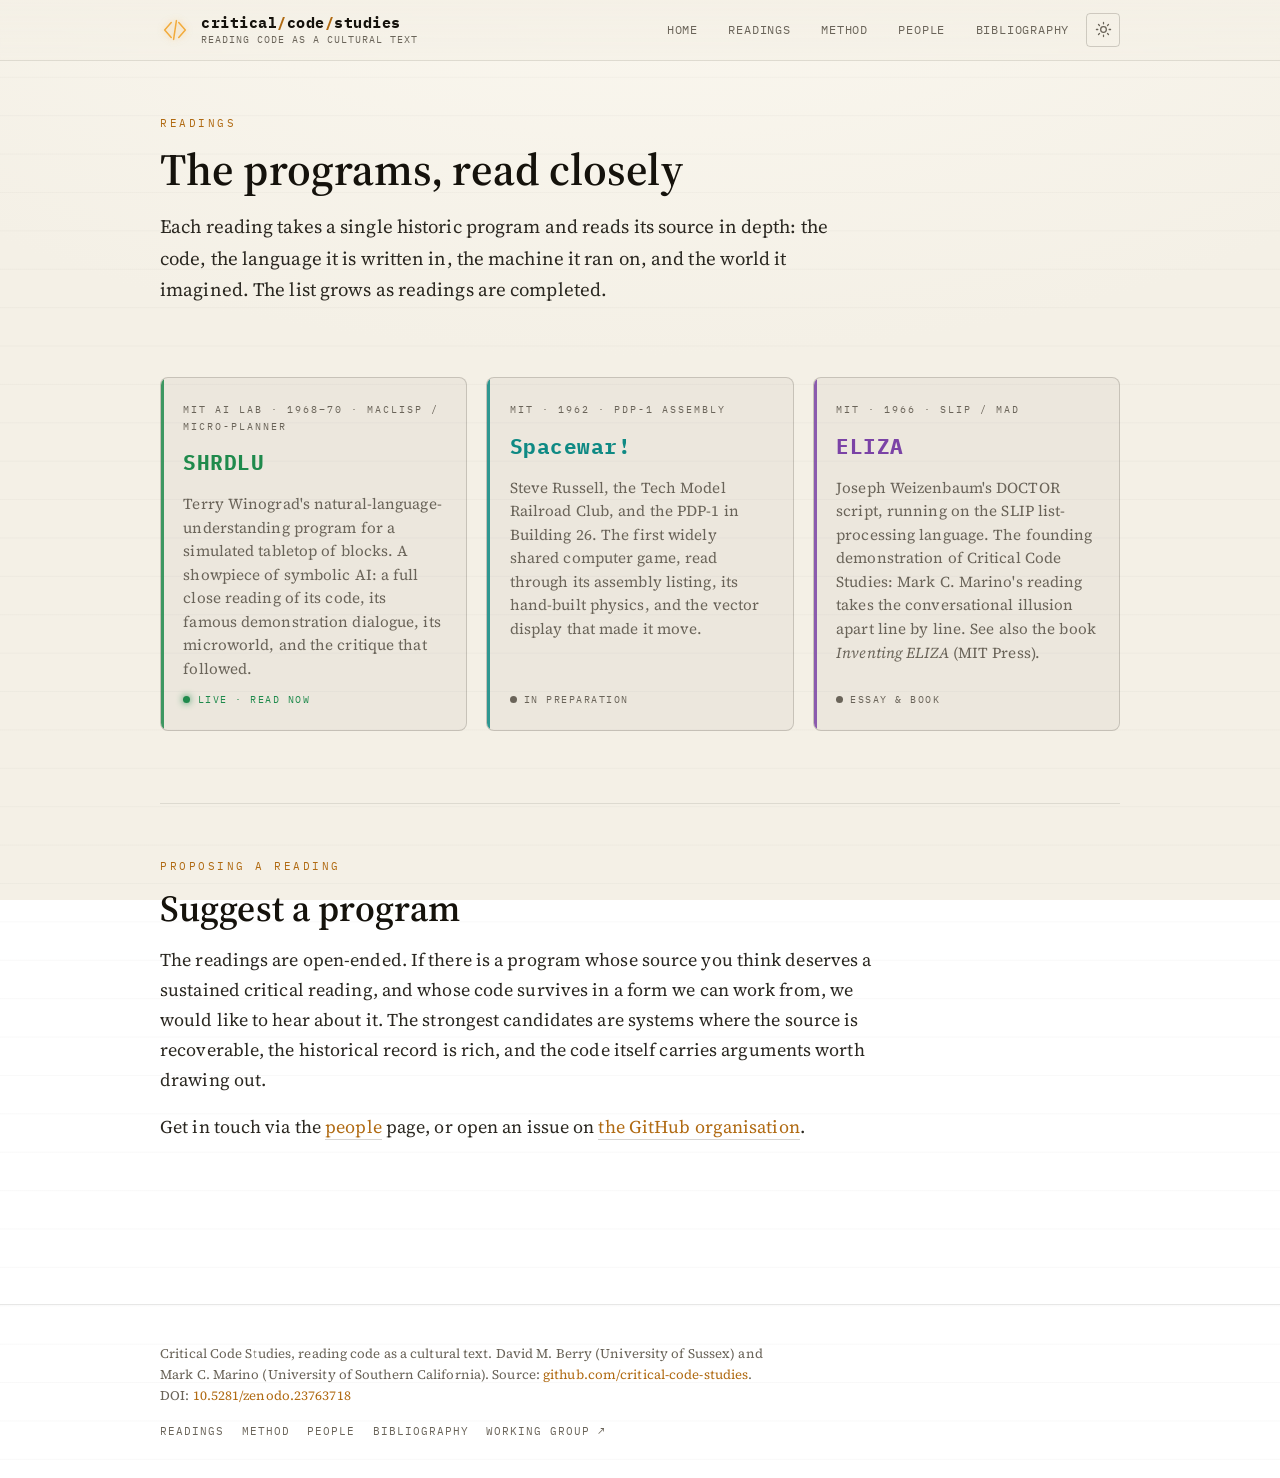
<file: readings.html>
<!DOCTYPE html>
<html lang="en">
<head>
  <meta charset="utf-8">
  <meta name="viewport" content="width=device-width, initial-scale=1">
  <title>Readings · Critical Code Studies</title>
  <meta name="description" content="The Critical Code Studies readings: sustained close readings of landmark programs: Spacewar! (1962), ELIZA (1966), SHRDLU (1968–70), and more in preparation.">
  <link rel="icon" type="image/svg+xml" href="assets/favicon.svg">
  <meta name="theme-color" content="#f4f0e6" media="(prefers-color-scheme: light)">
  <meta name="theme-color" content="#11131a" media="(prefers-color-scheme: dark)">
  <script>(function(){try{var t=localStorage.getItem('ccs-theme');if(t==='light'||t==='dark')document.documentElement.setAttribute('data-theme',t);}catch(e){}})();</script>
  <link rel="preconnect" href="https://fonts.googleapis.com">
  <link rel="preconnect" href="https://fonts.gstatic.com" crossorigin>
  <link rel="stylesheet" href="https://fonts.googleapis.com/css2?family=IBM+Plex+Mono:wght@400;600;700&family=Source+Serif+4:ital,opsz,wght@0,8..60,400;0,8..60,600;1,8..60,400&display=swap">
  <link rel="stylesheet" href="assets/css/site.css?v=6">
  <script src="assets/nav.js?v=6" defer></script>
</head>
<body>

  <header class="site-header">
    <div class="wrap">
      <a class="brand" href="./" aria-label="Critical Code Studies home">
        <svg viewBox="0 0 32 32" aria-hidden="true" class="brand-mark"><g fill="none" stroke="#f2ab3c" stroke-width="1.6" stroke-linejoin="round" stroke-linecap="round"><path d="M12 8 L5 16 L12 24"/><path d="M20 8 L27 16 L20 24"/><path d="M17.5 6 L14.5 26"/></g></svg>
        <span class="brand-block">
          <span class="brand-name">critical<span class="slash">/</span>code<span class="slash">/</span>studies</span>
          <span class="brand-tagline">Reading code as a cultural text</span>
        </span>
      </a>
      <button class="nav-toggle" aria-label="Open menu" aria-expanded="false"><span class="bars" aria-hidden="true">&#9776;</span>&nbsp;Menu</button>
      <nav class="site-nav" id="site-nav">
        <a class="nav-top nav-direct" href="./">Home</a>
        <a class="nav-top nav-direct" href="readings.html">Readings</a>
        <a class="nav-top nav-direct" href="about.html">Method</a>
        <a class="nav-top nav-direct" href="people.html">People</a>
        <a class="nav-top nav-direct" href="bibliography.html">Bibliography</a>
        <button class="theme-toggle" type="button" aria-label="Toggle light and dark theme" title="Toggle light and dark theme">
          <svg class="icon-moon" viewBox="0 0 24 24" fill="none" stroke="currentColor" stroke-width="1.8" stroke-linecap="round" stroke-linejoin="round" aria-hidden="true"><path d="M21 12.79A9 9 0 1 1 11.21 3 7 7 0 0 0 21 12.79z"/></svg>
          <svg class="icon-sun" viewBox="0 0 24 24" fill="none" stroke="currentColor" stroke-width="1.8" stroke-linecap="round" stroke-linejoin="round" aria-hidden="true"><circle cx="12" cy="12" r="4"/><path d="M12 2v2M12 20v2M4.93 4.93l1.41 1.41M17.66 17.66l1.41 1.41M2 12h2M20 12h2M4.93 19.07l1.41-1.41M17.66 6.34l1.41-1.41"/></svg>
        </button>
      </nav>
    </div>
  </header>

  <main class="wrap content" style="padding-top: 3.4rem;">

    <section class="section lede">
      <span class="kicker">Readings</span>
      <h2 style="font-size: clamp(1.9rem, 5.2vw, 2.8rem);">The programs, read closely</h2>
      <p>Each reading takes a single historic program and reads its source in depth: the code, the language it is written in, the machine it ran on, and the world it imagined. The list grows as readings are completed.</p>
    </section>

    <section class="section">
      <div class="readings">

        <a class="reading live" href="https://critical-code-studies.github.io/SHRDLU/" style="--accent: var(--green);">
          <span class="r-year">MIT AI Lab · 1968–70 · MacLisp / Micro-Planner</span>
          <span class="r-title">SHRDLU</span>
          <p class="r-desc">Terry Winograd's natural-language-understanding program for a simulated tabletop of blocks. A showpiece of symbolic AI: a full close reading of its code, its famous demonstration dialogue, its microworld, and the critique that followed.</p>
          <span class="r-status"><span class="dot"></span>Live · read now</span>
        </a>

        <span class="reading" aria-disabled="true" style="--accent: var(--vector);">
          <span class="r-year">MIT · 1962 · PDP-1 assembly</span>
          <span class="r-title">Spacewar!</span>
          <p class="r-desc">Steve Russell, the Tech Model Railroad Club, and the PDP-1 in Building 26. The first widely shared computer game, read through its assembly listing, its hand-built physics, and the vector display that made it move.</p>
          <span class="r-status"><span class="dot"></span>In preparation</span>
        </span>

        <a class="reading" href="https://electronicbookreview.com/essay/reading-eliza-critical-code-studies-in-action/" style="--accent: var(--eliza);">
          <span class="r-year">MIT · 1966 · SLIP / MAD</span>
          <span class="r-title">ELIZA</span>
          <p class="r-desc">Joseph Weizenbaum's DOCTOR script, running on the SLIP list-processing language. The founding demonstration of Critical Code Studies: Mark C. Marino's reading takes the conversational illusion apart line by line. See also the book <em>Inventing ELIZA</em> (MIT Press).</p>
          <span class="r-status"><span class="dot"></span>Essay &amp; book</span>
        </a>

      </div>
    </section>

    <hr class="divider">

    <section class="section">
      <span class="kicker">Proposing a reading</span>
      <h2>Suggest a program</h2>
      <p>The readings are open-ended. If there is a program whose source you think deserves a sustained critical reading, and whose code survives in a form we can work from, we would like to hear about it. The strongest candidates are systems where the source is recoverable, the historical record is rich, and the code itself carries arguments worth drawing out.</p>
      <p>Get in touch via the <a href="people.html">people</a> page, or open an issue on <a href="https://github.com/critical-code-studies" target="_blank" rel="noopener noreferrer">the GitHub organisation</a>.</p>
    </section>

  </main>

  <footer class="site-footer">
    <div class="wrap">
      <p class="micro">Critical Code Studies, reading code as a cultural text. David M. Berry (University of Sussex) and Mark C. Marino (University of Southern California). Source: <a href="https://github.com/critical-code-studies">github.com/critical-code-studies</a>. DOI: <a href="https://doi.org/10.5281/zenodo.23763718">10.5281/zenodo.23763718</a></p>
      <nav class="footer-nav">
        <a href="readings.html">Readings</a>
        <a href="about.html">Method</a>
        <a href="people.html">People</a>
        <a href="bibliography.html">Bibliography</a>
        <a href="https://wg.criticalcodestudies.com/" target="_blank" rel="noopener noreferrer">Working Group &#8599;</a>
      </nav>
    </div>
  </footer>

</body>
</html>
</file>
<file: assets/css/site.css>
/* ==========================================================================
   Critical Code Studies — umbrella site
   Shares the "workbench charcoal" family language of the reading sites
   (SHRDLU, Spacewar!, ELIZA) but takes amber as its own accent: the colour
   of the critic's pen, the annotation laid over the machine's green voice.
   ========================================================================== */

:root {
  --bg:        #11131a;          /* workbench charcoal */
  --bg-2:      #171a23;
  --panel:     rgba(231, 228, 218, 0.035);
  --panel-2:   rgba(231, 228, 218, 0.055);
  --line:      rgba(231, 228, 218, 0.18);
  --line-soft: rgba(231, 228, 218, 0.10);
  --ink:       #e7e4da;          /* body text, warm white */
  --ink-dim:   #989b93;
  --bright:    #faf8f2;          /* headings */

  /* the readings' machine voices, used as small family signals */
  --green:     #6fdc8c;          /* SHRDLU / symbolic AI */
  --vector:    #5ad1c4;          /* Spacewar! / the vector tube */
  --eliza:     #c79be0;          /* ELIZA / the talking cure */

  /* the umbrella accent: amber, the annotation / marginalia ink */
  --amber:     #f2ab3c;
  --beam:      #f2ab3c;          /* default link / accent */
  --beam-deep: #d98e20;
  --mark:      rgba(242, 171, 60, 0.16);   /* highlight wash */
  --glow:      0 0 6px rgba(242, 171, 60, 0.45), 0 0 14px rgba(242, 171, 60, 0.2);
  --glow-soft: 0 0 5px rgba(250, 248, 242, 0.25);

  --mono: "IBM Plex Mono", ui-monospace, "SF Mono", "JetBrains Mono", Menlo, Consolas, monospace;
  --serif: "Source Serif 4", "Iowan Old Style", "Palatino Linotype", Palatino, Georgia, serif;
  --wrap: 960px;

  /* theme-dependent surfaces, named once so the light ground can override them */
  --body-grid: rgba(231,228,218,0.022);
  --body-glow: var(--bg-2);
  --vignette: rgba(0,0,0,0.5);
  --header-a: rgba(17,19,26,0.94);
  --header-b: rgba(17,19,26,0.62);
  --code-bg: rgba(5,6,10,0.7);
  --code-shadow: inset 0 0 30px rgba(0,0,0,0.55), 0 8px 26px rgba(0,0,0,0.4);
  --hero-bg: #0a0c11;
  --menu-bg: rgba(20,23,31,0.99);
}

/* ---------- light ground: "paper", the critic's page ---------- *
   Dark is the default (the workbench). The toggle, or the OS preference,
   turns the page over to warm paper with the same amber pen. */
:root[data-theme="light"] {
  --bg:        #f4f0e6;
  --bg-2:      #fbf8f0;
  --panel:     rgba(28, 24, 16, 0.035);
  --panel-2:   rgba(28, 24, 16, 0.06);
  --line:      rgba(28, 24, 16, 0.18);
  --line-soft: rgba(28, 24, 16, 0.10);
  --ink:       #2a2720;
  --ink-dim:   #6a6459;
  --bright:    #15120c;
  --green:     #1f8a4c;
  --vector:    #0f8a84;
  --eliza:     #7b43a6;
  --amber:     #b06a12;
  --beam:      #b06a12;
  --beam-deep: #8f540b;
  --mark:      rgba(176, 106, 18, 0.16);
  --glow:      none;
  --glow-soft: none;
  --body-grid: rgba(28,24,16,0.028);
  --body-glow: var(--bg-2);
  --vignette: transparent;
  --header-a: rgba(244,240,230,0.94);
  --header-b: rgba(244,240,230,0.64);
  --code-bg: rgba(28,24,16,0.04);
  --code-shadow: inset 0 0 0 1px rgba(28,24,16,0.05), 0 6px 20px rgba(28,24,16,0.10);
  --hero-bg: #efe9db;
  --menu-bg: #fbf8f0;
}
@media (prefers-color-scheme: light) {
  :root:not([data-theme="dark"]) {
    --bg:        #f4f0e6;
    --bg-2:      #fbf8f0;
    --panel:     rgba(28, 24, 16, 0.035);
    --panel-2:   rgba(28, 24, 16, 0.06);
    --line:      rgba(28, 24, 16, 0.18);
    --line-soft: rgba(28, 24, 16, 0.10);
    --ink:       #2a2720;
    --ink-dim:   #6a6459;
    --bright:    #15120c;
    --green:     #1f8a4c;
    --vector:    #0f8a84;
    --eliza:     #7b43a6;
    --amber:     #b06a12;
    --beam:      #b06a12;
    --beam-deep: #8f540b;
    --mark:      rgba(176, 106, 18, 0.16);
    --glow:      none;
    --glow-soft: none;
    --body-grid: rgba(28,24,16,0.028);
    --vignette: transparent;
    --header-a: rgba(244,240,230,0.94);
    --header-b: rgba(244,240,230,0.64);
    --code-bg: rgba(28,24,16,0.04);
    --code-shadow: inset 0 0 0 1px rgba(28,24,16,0.05), 0 6px 20px rgba(28,24,16,0.10);
    --hero-bg: #efe9db;
    --menu-bg: #fbf8f0;
  }
}

* { box-sizing: border-box; }
html { scroll-behavior: smooth; }

body {
  margin: 0;
  background:
    linear-gradient(var(--body-grid) 1px, transparent 1px) 0 0 / 100% 2.4rem,
    radial-gradient(ellipse 120% 80% at 50% -10%, var(--body-glow) 0%, var(--bg) 62%) fixed;
  color: var(--ink);
  font-family: var(--serif);
  font-size: 18px;
  line-height: 1.66;
  letter-spacing: 0.1px;
  -webkit-font-smoothing: antialiased;
  text-rendering: optimizeLegibility;
  overflow-x: hidden;
}

body::after {
  content: "";
  position: fixed; inset: 0; pointer-events: none; z-index: 9000;
  background: radial-gradient(ellipse 92% 78% at 50% 42%, transparent 58%, var(--vignette) 100%);
}

.wrap { width: min(var(--wrap), 92vw); margin: 0 auto; }
section[id], [id]:target { scroll-margin-top: 92px; }

/* ---------- links ---------- */
a { color: var(--beam); text-decoration: none; }
a:hover { color: var(--bright); text-shadow: var(--glow); }
.content a { border-bottom: 1px solid var(--line); }
.content a:hover { border-bottom-color: var(--beam); }

/* ---------- header ---------- */
.site-header {
  position: sticky; top: 0; z-index: 8000;
  backdrop-filter: blur(3px);
  background: linear-gradient(to bottom, var(--header-a), var(--header-b));
  border-bottom: 1px solid var(--line-soft);
}
.site-header .wrap {
  display: flex; align-items: center; justify-content: space-between;
  padding: 12px 0; gap: 1rem; position: relative;
}
.brand { display: flex; align-items: center; gap: 0.7rem; border: 0 !important; }
.brand svg { width: 30px; height: 30px; }
.brand .brand-mark { filter: drop-shadow(0 0 3px rgba(242,171,60,0.5)); }
.brand-block { display: flex; flex-direction: column; align-items: flex-start; gap: 0.28rem; line-height: 1.05; }
.brand-name { font-family: var(--mono); font-weight: 700; font-size: 0.92rem; letter-spacing: 0.5px; color: var(--bright); }
.brand-name .slash { color: var(--beam); }
.brand-tagline { font-family: var(--mono); font-size: 0.6rem; letter-spacing: 1px; color: var(--ink-dim); text-transform: uppercase; }

.nav-toggle {
  display: inline-flex; align-items: center; gap: 0.5rem;
  background: none; border: 1px solid var(--line); color: var(--beam);
  font-family: var(--mono); font-size: 0.7rem; letter-spacing: 1.5px; text-transform: uppercase;
  padding: 7px 13px; border-radius: 3px; cursor: pointer;
}
.nav-toggle:hover { border-color: var(--beam); color: var(--bright); text-shadow: var(--glow); }
.nav-toggle .bars { font-size: 0.95rem; line-height: 1; }

/* ---------- nav ---------- */
.site-nav {
  position: absolute; top: calc(100% + 7px); right: 0;
  display: none; flex-direction: column;
  min-width: 240px; max-width: min(320px, 90vw); padding: 0.4rem 0;
  background: var(--menu-bg); border: 1px solid var(--line); border-radius: 4px;
  box-shadow: 0 12px 32px rgba(0,0,0,0.6);
  font-family: var(--mono); font-size: 0.74rem; letter-spacing: 0.8px; text-transform: uppercase;
}
.site-nav.open { display: flex; }
.nav-group { position: static; display: flex; flex-direction: column; }
.nav-top {
  background: none; border: 0; cursor: pointer; text-align: left;
  font-family: var(--mono); font-size: 0.74rem; letter-spacing: 0.8px; text-transform: uppercase;
  color: var(--ink-dim); padding: 0.6rem 1.2rem; text-decoration: none;
  display: flex; align-items: center; justify-content: space-between; gap: 0.4rem; width: 100%;
}
.nav-top:hover, .nav-top:focus-visible { color: var(--beam); text-shadow: var(--glow); background: rgba(242,171,60,0.08); outline: none; }
.nav-direct { border-top: 1px solid var(--line-soft); }
.nav-top .caret { font-size: 0.7em; opacity: 0.7; transition: transform 0.15s ease; }
.nav-top[aria-expanded="true"] .caret { transform: rotate(180deg); }
.nav-menu { display: none; flex-direction: column; background: rgba(242,171,60,0.045); }
.nav-menu.open { display: flex; }
.nav-menu a { color: var(--ink-dim); border: 0; padding: 0.5rem 1.2rem 0.5rem 2rem; text-decoration: none; }
.nav-menu a:hover { color: var(--beam); text-shadow: var(--glow); background: rgba(242,171,60,0.08); }

@media (min-width: 880px) {
  .nav-toggle { display: none; }
  .site-nav {
    position: static; display: flex; flex-direction: row; align-items: center;
    min-width: 0; max-width: none; padding: 0; background: none; border: 0; box-shadow: none;
    gap: 0.2rem;
  }
  .nav-group { position: relative; }
  .nav-top { padding: 0.5rem 0.85rem; width: auto; white-space: nowrap; }
  .nav-direct { border-top: 0; }
  .nav-menu {
    position: absolute; top: calc(100% + 6px); right: 0; min-width: 210px;
    background: var(--menu-bg); border: 1px solid var(--line); border-radius: 4px;
    box-shadow: 0 12px 30px rgba(0,0,0,0.6); padding: 0.3rem 0;
  }
  .nav-menu a { padding: 0.5rem 1.1rem; }
}

/* ---------- hero ---------- */
.hero { position: relative; background: var(--hero-bg); overflow: hidden; border-bottom: 1px solid var(--line-soft); }
.hero-code {
  position: absolute; inset: 0; z-index: 0; overflow: hidden; pointer-events: none;
  -webkit-mask-image: linear-gradient(115deg, #000 0, #000 42%, transparent 78%);
          mask-image: linear-gradient(115deg, #000 0, #000 42%, transparent 78%);
}
.hero-code-inner {
  margin: 0; padding: 1.4rem 2rem; font-family: var(--mono);
  font-size: 15px; line-height: 1.7; color: rgba(242,171,60,0.055); white-space: pre;
  animation: code-scroll 900s linear infinite;
}
@keyframes code-scroll { from { transform: translateY(0); } to { transform: translateY(-50%); } }
@media (prefers-reduced-motion: reduce) { .hero-code-inner { animation: none; } }

.hero-inner { position: relative; z-index: 2; padding: clamp(3.5rem, 11vh, 7rem) 0 clamp(3rem, 9vh, 6rem); }
.hero .kicker {
  display: inline-block; font-family: var(--mono); font-size: 0.66rem; letter-spacing: 3px;
  text-transform: uppercase; color: var(--beam); margin-bottom: 1.1rem;
}
.hero h1 {
  margin: 0; font-family: var(--mono); font-weight: 700;
  font-size: clamp(2.1rem, 6.2vw, 4rem); line-height: 1.04; letter-spacing: -0.5px; color: var(--bright);
}
.hero h1 .slash { color: var(--beam); text-shadow: var(--glow); }
.hero .tagline {
  margin: 1.3rem 0 0; max-width: 30em; font-size: clamp(1.05rem, 2.4vw, 1.3rem);
  color: var(--ink); line-height: 1.55;
}
.hero .tagline em { color: var(--bright); font-style: italic; }
.hero-actions { display: flex; flex-wrap: wrap; gap: 0.8rem; margin-top: 2rem; }

.btn {
  display: inline-flex; align-items: center; gap: 0.5rem;
  font-family: var(--mono); font-size: 0.74rem; letter-spacing: 1.5px; text-transform: uppercase;
  padding: 0.8rem 1.3rem; border-radius: 4px; border: 1px solid var(--line);
  color: var(--ink); background: var(--panel); cursor: pointer; transition: all 0.18s ease;
}
.btn:hover { border-color: var(--beam); color: var(--bright); text-shadow: var(--glow); background: rgba(242,171,60,0.07); }
.btn-primary { border-color: var(--beam); color: var(--bright); }
.btn-primary:hover { background: rgba(242,171,60,0.13); box-shadow: var(--glow); }

/* ---------- annotated-code motif ---------- */
.codecard {
  position: relative; margin-top: 2.6rem; max-width: 640px;
  font-family: var(--mono); font-size: 0.82rem; line-height: 1.9;
  background: var(--code-bg); border: 1px solid var(--line);
  border-radius: 6px; padding: 1.1rem 1.3rem;
  box-shadow: var(--code-shadow);
}
.codecard .cc-bar { display: flex; gap: 0.4rem; margin-bottom: 0.9rem; }
.codecard .cc-bar i { width: 9px; height: 9px; border-radius: 50%; background: var(--line); display: inline-block; }
.codecard pre { margin: 0; white-space: pre-wrap; color: var(--ink-dim); }
.codecard .mark { background: var(--mark); color: var(--bright); border-bottom: 1px solid var(--beam); padding: 0 2px; }
.codecard .note {
  display: block; margin: 0.15rem 0 0.6rem 0; padding-left: 1.3rem;
  font-family: var(--serif); font-style: italic; font-size: 0.92rem; line-height: 1.5;
  color: var(--amber); position: relative;
}
.codecard .note::before { content: "→"; position: absolute; left: 0; color: var(--beam); font-style: normal; }

/* syntax tokens for the real source snippet */
.codecard .src { font-size: 1.02rem; line-height: 1.7; letter-spacing: 0.3px; color: var(--ink); }
.tok-ln  { color: var(--ink-dim); }                    /* line number */
.tok-kw  { color: var(--green); font-weight: 700; }    /* BASIC keyword */
.tok-fn  { color: var(--vector); }                     /* built-in function */
.tok-num { color: var(--amber); }                      /* numeric literal */
.tok-op  { color: var(--ink-dim); }                    /* operators, punctuation */
.tok-com { color: var(--ink-dim); font-style: italic; }/* comment */
.codecard figcaption {
  margin: 0.9rem 0 0; font-family: var(--serif); font-size: 0.9rem; line-height: 1.5;
  color: var(--ink-dim); border-top: 1px solid var(--line-soft); padding-top: 0.7rem;
}
.codecard figcaption strong { color: var(--ink); font-weight: 600; }
.tok-str { color: var(--eliza); }                      /* string literal ($...$) */
.tok-lbl { color: var(--green); }                      /* assembly label */

/* ---------- code deck: slide across the readings' source ---------- */
.codedeck {
  position: relative; margin-top: 2.6rem; max-width: 640px;
  background: var(--code-bg); border: 1px solid var(--line);
  border-radius: 6px; padding: 0.95rem 0 0;
  box-shadow: var(--code-shadow);
}
.codedeck .cc-bar { display: flex; align-items: center; gap: 0.7rem; margin: 0 1.3rem 0.9rem; }
.cd-tabs { display: flex; gap: 0.35rem; margin-left: auto; flex-wrap: wrap; }
.cd-tab {
  font-family: var(--mono); font-size: 0.58rem; letter-spacing: 1px; text-transform: uppercase;
  color: var(--ink-dim); background: transparent; border: 1px solid var(--line-soft);
  border-radius: 3px; padding: 0.28rem 0.55rem; cursor: pointer; transition: all 0.18s ease;
}
.cd-tab:hover { color: var(--ink); border-color: var(--line); }
.cd-tab.is-on { color: var(--beam); border-color: var(--beam); }
.codedeck-view { overflow: hidden; cursor: pointer; }
.codedeck-track { white-space: nowrap; font-size: 0; transition: transform 0.5s cubic-bezier(0.5, 0, 0.2, 1); }
@media (prefers-reduced-motion: reduce) { .codedeck-track { transition: none; } }
.codeslide { display: inline-block; width: 100%; margin: 0; vertical-align: top; white-space: normal; font-size: 1rem; padding: 0 1.3rem 1.2rem; }
.codeslide pre.src { margin: 0; white-space: pre; overflow-x: auto; font-size: 0.86rem; line-height: 1.7; color: var(--ink); }
.codeslide figcaption {
  margin: 0.85rem 0 0; font-family: var(--serif); font-size: 0.88rem; line-height: 1.5;
  color: var(--ink-dim); border-top: 1px solid var(--line-soft); padding-top: 0.7rem;
}
.codeslide figcaption strong { color: var(--ink); font-weight: 600; }
.codeslide figcaption .prov { display: block; margin-top: 0.3rem; font-family: var(--mono); font-size: 0.6rem; letter-spacing: 0.5px; text-transform: uppercase; color: var(--ink-dim); }

/* ---------- sections ---------- */
main { padding: clamp(3rem, 8vh, 5rem) 0; }
.section { margin-bottom: clamp(3rem, 8vh, 5rem); }
.section:last-child { margin-bottom: 0; }
.kicker { display: block; font-family: var(--mono); font-size: 0.66rem; letter-spacing: 2.5px; text-transform: uppercase; color: var(--beam); margin-bottom: 0.7rem; }
h2 { font-family: var(--serif); font-weight: 600; font-size: clamp(1.6rem, 4vw, 2.3rem); line-height: 1.15; color: var(--bright); margin: 0 0 1rem; }
h3 { font-family: var(--serif); font-size: 1.25rem; color: var(--bright); margin: 0 0 0.5rem; }
.content p { margin: 0 0 1.1rem; max-width: 40em; }
.lede p { font-size: 1.18rem; color: var(--ink); max-width: 38em; }
.muted { color: var(--ink-dim); }
.divider { border: 0; border-top: 1px solid var(--line-soft); margin: clamp(2.5rem,6vh,4rem) 0; }

/* ---------- readings grid ---------- */
.readings { display: grid; grid-template-columns: repeat(auto-fit, minmax(260px, 1fr)); gap: 1.2rem; margin-top: 1.8rem; }
.reading {
  position: relative; display: flex; flex-direction: column; gap: 0.7rem;
  padding: 1.5rem 1.4rem 1.4rem; border: 1px solid var(--line); border-radius: 8px;
  background: var(--panel); text-decoration: none; color: var(--ink);
  transition: border-color 0.2s ease, transform 0.2s ease, background 0.2s ease; overflow: hidden;
}
.reading::before {
  content: ""; position: absolute; left: 0; top: 0; bottom: 0; width: 3px; background: var(--accent, var(--beam));
  opacity: 0.85;
}
.reading:hover { border-color: var(--accent, var(--beam)); transform: translateY(-3px); background: var(--panel-2); }
.reading .r-year { font-family: var(--mono); font-size: 0.62rem; letter-spacing: 2px; color: var(--ink-dim); text-transform: uppercase; }
.reading .r-title { font-family: var(--mono); font-weight: 700; font-size: 1.3rem; letter-spacing: 0.5px; color: var(--accent, var(--bright)); }
.reading .r-desc { font-size: 0.95rem; color: var(--ink-dim); line-height: 1.55; margin: 0; flex: 1; }
.reading .r-status {
  font-family: var(--mono); font-size: 0.6rem; letter-spacing: 1.5px; text-transform: uppercase;
  color: var(--ink-dim); display: inline-flex; align-items: center; gap: 0.45rem;
}
.reading .r-status .dot { width: 7px; height: 7px; border-radius: 50%; background: var(--ink-dim); }
.reading.live .r-status { color: var(--accent); }
.reading.live .r-status .dot { background: var(--accent); box-shadow: 0 0 7px var(--accent); }

.reading[aria-disabled="true"] { cursor: default; }
.reading[aria-disabled="true"]:hover { transform: none; }

/* ---------- method list ---------- */
.method { display: grid; grid-template-columns: repeat(auto-fit, minmax(220px, 1fr)); gap: 1.3rem 2rem; margin-top: 1.6rem; }
.method .m { margin: 0; }
.method .m .n { font-family: var(--mono); font-size: 0.7rem; letter-spacing: 1px; color: var(--beam); }
.method .m h3 { font-size: 1.1rem; margin: 0.4rem 0 0.4rem; }
.method .m p { font-size: 0.95rem; color: var(--ink-dim); margin: 0; line-height: 1.6; }

/* ---------- pull quote ---------- */
.pull {
  border-left: 2px solid var(--beam); padding: 0.4rem 0 0.4rem 1.4rem; margin: 2rem 0;
  font-family: var(--serif); font-style: italic; font-size: 1.2rem; color: var(--bright); max-width: 34em;
}
.pull cite { display: block; margin-top: 0.7rem; font-style: normal; font-family: var(--mono); font-size: 0.7rem; letter-spacing: 1px; color: var(--ink-dim); text-transform: uppercase; }

/* ---------- team ---------- */
.team { display: flex; flex-direction: column; gap: 1.5rem; margin-top: 1.8rem; }
.member { display: flex; align-items: center; gap: 1.3rem; margin: 0; }
.member .portrait {
  position: relative; width: 84px; height: 84px; flex: 0 0 auto; margin: 0;
  border-radius: 50%; overflow: hidden; border: 1px solid var(--line);
  background: var(--panel); box-shadow: inset 0 0 18px rgba(0,0,0,0.45);
  transition: border-color .2s ease, box-shadow .2s ease;
}
.member:hover .portrait { border-color: var(--beam); box-shadow: var(--glow); }
.member .portrait img { position: absolute; inset: 0; width: 100%; height: 100%; object-fit: cover; filter: grayscale(0.3) contrast(1.03); }
.member .portrait .initials { position: absolute; inset: 0; display: flex; align-items: center; justify-content: center; font-family: var(--mono); font-size: 1.3rem; letter-spacing: 1px; color: var(--ink-dim); }
.member .body { min-width: 0; }
.member h3 { margin: 0 0 0.35rem; font-size: 1.1rem; }
.member .meta { font-size: 0.86rem; color: var(--ink-dim); margin: 0; line-height: 1.6; }
.member .meta .role { font-family: var(--mono); font-size: 0.6rem; letter-spacing: 1.5px; text-transform: uppercase; color: var(--beam); }
.member .meta .sep { color: var(--line); margin: 0 0.55rem; }

/* ---------- working-group threads ---------- */
.wg { margin-top: 1.6rem; padding: 1.6rem 1.6rem 1.4rem; border: 1px solid var(--line); border-radius: 10px; background: var(--panel); }
.wg-head { display: flex; align-items: baseline; gap: 0.7rem 1rem; flex-wrap: wrap; margin-bottom: 0.3rem; }
.wg-head .live-tag { font-family: var(--mono); font-size: 0.58rem; letter-spacing: 1.5px; text-transform: uppercase; color: var(--beam); border: 1px solid var(--beam); border-radius: 3px; padding: 0.15rem 0.45rem; display: inline-flex; align-items: center; gap: 0.4rem; }
.wg-head .live-tag .dot { width: 6px; height: 6px; border-radius: 50%; background: var(--beam); box-shadow: 0 0 7px var(--beam); animation: wg-pulse 2.2s ease-in-out infinite; }
@keyframes wg-pulse { 0%,100% { opacity: 1; } 50% { opacity: 0.35; } }
@media (prefers-reduced-motion: reduce) { .wg-head .live-tag .dot { animation: none; } }
.threads { list-style: none; padding: 0; margin: 1.2rem 0 0; }
.threads li { border-top: 1px solid var(--line-soft); }
.threads li:first-child { border-top: 0; }
.threads a { display: block; padding: 0.85rem 0; border: 0; }
.threads a:hover { text-shadow: none; }
.threads a:hover .t-title { color: var(--bright); text-shadow: var(--glow); }
.threads .t-title { display: block; font-family: var(--serif); font-size: 1.06rem; color: var(--ink); line-height: 1.4; }
.threads .t-meta { display: block; margin-top: 0.2rem; font-family: var(--mono); font-size: 0.64rem; letter-spacing: 1px; text-transform: uppercase; color: var(--ink-dim); }
.threads .t-meta .who { color: var(--beam); }

/* ---------- bibliography ---------- */
.bib { list-style: none; padding: 0; margin: 1.6rem 0 0; }
.bib li { padding: 0.85rem 0; border-top: 1px solid var(--line-soft); font-size: 0.98rem; line-height: 1.55; }
.bib li:first-child { border-top: 0; }
.bib .b-meta { font-family: var(--mono); font-size: 0.65rem; letter-spacing: 1px; text-transform: uppercase; color: var(--ink-dim); display: block; margin-top: 0.25rem; }

/* ---------- footer ---------- */
.site-footer { border-top: 1px solid var(--line-soft); margin-top: clamp(3rem,8vh,5rem); padding: 2.4rem 0; }
.site-footer .wrap { display: flex; flex-wrap: wrap; gap: 1rem 2rem; align-items: baseline; justify-content: space-between; }
.site-footer .micro { font-size: 0.82rem; color: var(--ink-dim); margin: 0; max-width: 46em; line-height: 1.6; }
.site-footer a { color: var(--beam); }
.footer-nav { font-family: var(--mono); font-size: 0.68rem; letter-spacing: 1px; text-transform: uppercase; display: flex; gap: 1.1rem; flex-wrap: wrap; }
.footer-nav a { color: var(--ink-dim); }
.footer-nav a:hover { color: var(--beam); }

/* ---------- misc ---------- */
.kicker-tag { font-family: var(--mono); font-size: 0.6rem; letter-spacing: 1.5px; text-transform: uppercase; color: var(--ink-dim); border: 1px solid var(--line); border-radius: 3px; padding: 0.2rem 0.5rem; }
.lede .kicker { color: var(--beam); }

/* ---------- theme toggle ---------- */
.theme-toggle {
  display: inline-flex; align-items: center; justify-content: center;
  width: 34px; height: 34px; flex: 0 0 auto;
  background: none; border: 1px solid var(--line); border-radius: 4px;
  color: var(--ink-dim); cursor: pointer; padding: 0; transition: all 0.18s ease;
}
.theme-toggle:hover { border-color: var(--beam); color: var(--beam); }
.theme-toggle svg { width: 17px; height: 17px; }
.theme-toggle .icon-sun { display: none; }
:root[data-theme="light"] .theme-toggle .icon-sun { display: block; }
:root[data-theme="light"] .theme-toggle .icon-moon { display: none; }
@media (prefers-color-scheme: light) {
  :root:not([data-theme="dark"]) .theme-toggle .icon-sun { display: block; }
  :root:not([data-theme="dark"]) .theme-toggle .icon-moon { display: none; }
}
.site-header .wrap > .nav-toggle { margin-left: auto; }

/* ---------- reveal on scroll ---------- */
.reveal { opacity: 0; transform: translateY(14px); transition: opacity 0.6s ease, transform 0.6s cubic-bezier(0.2, 0.7, 0.2, 1); }
.reveal.in { opacity: 1; transform: none; }
@media (prefers-reduced-motion: reduce) { .reveal { opacity: 1; transform: none; transition: none; } }

/* ---------- reading stat rows ---------- */
.r-stats {
  display: grid; grid-template-columns: repeat(auto-fit, minmax(70px, 1fr));
  gap: 0.5rem 0.9rem; margin-top: 0.3rem; padding-top: 0.8rem;
  border-top: 1px solid var(--line-soft);
}
.r-stats div { display: flex; flex-direction: column; gap: 0.1rem; }
.r-stats b { font-family: var(--mono); font-weight: 600; font-size: 0.95rem; color: var(--accent, var(--bright)); letter-spacing: 0.3px; }
.r-stats span { font-family: var(--mono); font-size: 0.54rem; letter-spacing: 0.6px; text-transform: uppercase; color: var(--ink-dim); line-height: 1.35; }
</file>
